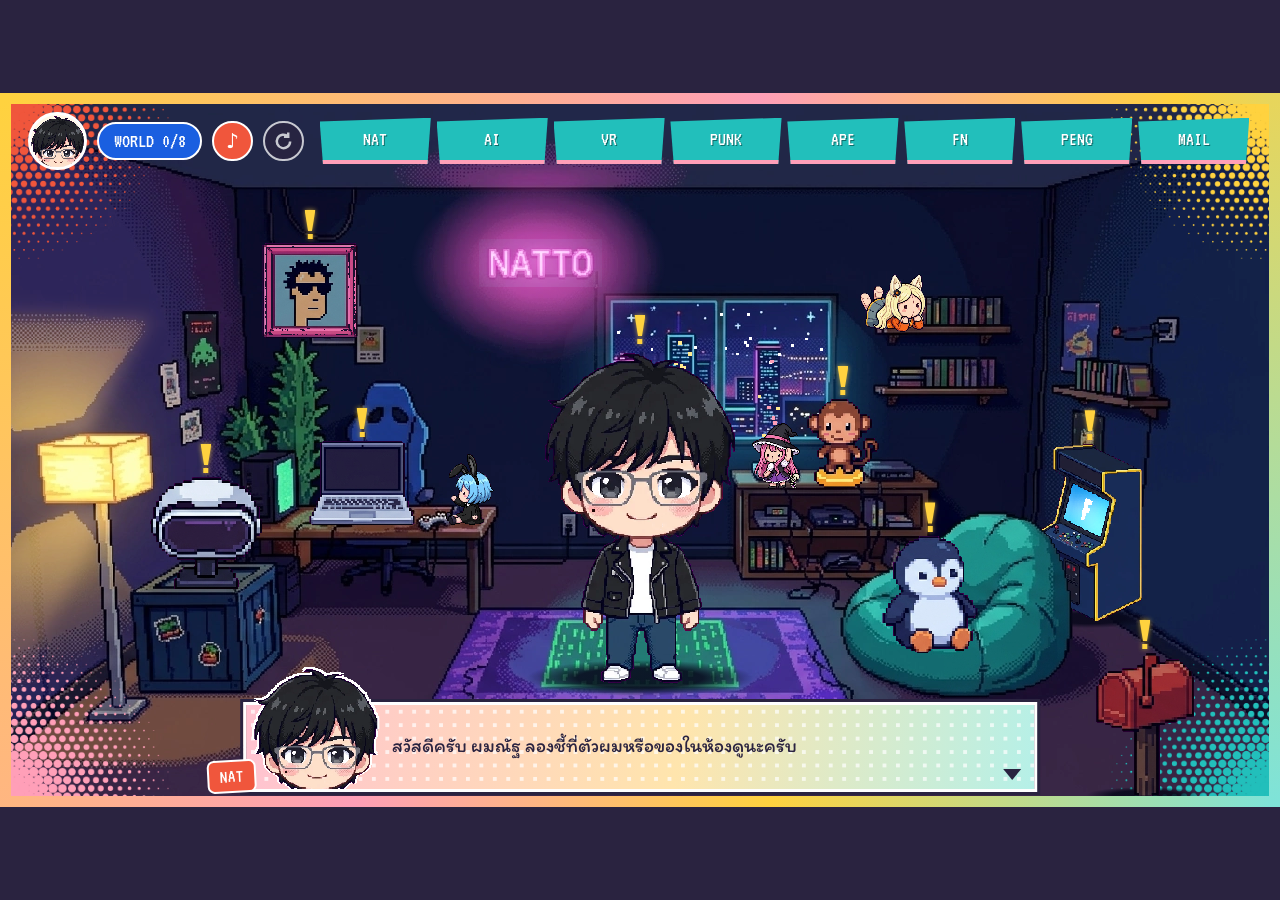
<file: index.html>
<!doctype html><html lang="th"><head><meta charset="utf-8"><meta name="description" content="Natto Worlds พอร์ตโฟลิโอของณัฐวุฒิ กวางขุนทศ 3D Artist และ AI Creative ในรูปแบบห้องพิกเซลอาร์ต"><meta property="og:title" content="Natto Worlds"><meta property="og:description" content="พอร์ตโฟลิโอของณัฐ 3D Artist และ AI Creative"><meta property="og:image" content="https://nattawoot-kw.github.io/assets/pixel/room.jpg"><meta property="og:url" content="https://nattawoot-kw.github.io/"><meta name=viewport content="width=device-width,initial-scale=1,viewport-fit=cover"><style>:root{color-scheme:light;box-sizing:border-box;padding-top:env(safe-area-inset-top,0px);padding-bottom:env(safe-area-inset-bottom,0px)}html{scroll-padding-top:env(safe-area-inset-top,0px)}body{margin:0;padding:0;font:14px -apple-system,BlinkMacSystemFont,sans-serif;background:#fff;color:#000}img{max-width:100%}[hidden]:not([hidden=until-found i]){display:none!important}</style>
<title>Natto Worlds</title>
<link rel="preconnect" href="https://fonts.googleapis.com"><link rel="preconnect" href="https://fonts.gstatic.com" crossorigin><link rel="preload" as="image" href="assets/pixel/room.webp" fetchpriority="high">
<link rel="stylesheet" href="https://fonts.googleapis.com/css2?family=Pixelify+Sans:wght@500;700&family=VT323&family=Itim&family=Kanit:wght@400&display=swap">
<style>
/* Layout: one pixel room that never scrolls, dressed like a pastel visual novel: halftone frame, sticker tags, grid-paper menus. */
:root{
  color-scheme:light;
  --ink:#2a2340; --cream:#fff8e6; --grid:#ffe98f; --pink:#ff9fb8; --mint:#7fe3d8; --teal:#22bfbb; --sun:#ffd23f; --coral:#f0563c; --blue:#1a5fe0; --a:#22bfbb;
  --f-pixel:"Pixelify Sans","Itim",sans-serif; --f-tiny:"VT323","Itim",monospace; --f-ui:"Itim","Kanit",system-ui,sans-serif;
}
[data-world="about"]{--a:#1a5fe0}
[data-world="unity"]{--a:#17a58f}
[data-world="punk"]{--a:#e0348c}
[data-world="ape"]{--a:#d98a00}
[data-world="fn"]{--a:#1a5fe0}
[data-world="peng"]{--a:#17a58f}
[data-world="ai"]{--a:#f0563c}
[data-world="mail"]{--a:#e0348c}

*{box-sizing:border-box}
html,body{height:100%}
body{margin:0; background:var(--ink); color:var(--ink); font:400 15px/1.45 var(--f-ui); overflow:hidden; display:grid; place-items:center}
button{font:inherit; color:inherit; background:none; border:0; padding:0; cursor:pointer}
img,video{display:block; max-width:100%}
h1,h2,h3,p,ul,ol,figure{margin:0; padding:0}
ul,ol{list-style:none}
:focus-visible{outline:3px solid var(--blue); outline-offset:2px}
.sr{position:absolute; width:1px; height:1px; overflow:hidden; clip-path:inset(50%); white-space:nowrap}

/* ---------- room ---------- */
.screen{position:relative; width:min(100vw,calc(100dvh*1376/768)); aspect-ratio:1376/768; max-width:100%; container-type:inline-size}
.stage{position:absolute; inset:0; overflow:hidden; container-type:inline-size; background:var(--ink)}
.room{width:100%; height:100%; image-rendering:pixelated}
#things{position:absolute; inset:0; z-index:3; pointer-events:none}
#things .thing{pointer-events:auto}
.cam{position:absolute; inset:0; transform-origin:0 0; transition:transform .55s cubic-bezier(.3,.8,.3,1)}
.frame{position:absolute; inset:0; z-index:4; pointer-events:none; border:.9cqw solid; border-image:linear-gradient(120deg,var(--sun),var(--pink) 45%,var(--sun) 70%,var(--mint)) 1}
.dots{position:absolute; inset:0; pointer-events:none;
  background:var(--ht-tl) 0 0/15cqw 15cqw no-repeat,var(--ht-tr) 100% 0/15cqw 15cqw no-repeat,var(--ht-bl) 0 100%/15cqw 15cqw no-repeat,var(--ht-br) 100% 100%/15cqw 15cqw no-repeat}
.thing{position:absolute; left:calc(var(--x)/1280*100%); bottom:calc((1 - var(--y)/714.4)*100%); width:calc(var(--w)/1280*100%); transform:translateX(-50%); z-index:calc(var(--z,1))}
.thing:hover,.thing:focus-visible,.thing.on{z-index:6}
.thing .art{display:block; width:100%; height:auto; image-rendering:pixelated; transform-origin:50% 100%}
.thing:hover .body,.thing:focus-visible .body,.thing.on .body{animation:hop .42s steps(1) 1; filter:drop-shadow(2px 0 0 #fff) drop-shadow(-2px 0 0 #fff) drop-shadow(0 2px 0 #fff) drop-shadow(0 -2px 0 #fff)}
@keyframes hop{0%{transform:none}25%{transform:scale(1.08,.88)}55%{transform:scale(.95,1.1) translateY(-9%)}80%{transform:scale(1.03,.97)}100%{transform:none}}
.tag{position:absolute; left:50%; bottom:calc(100% + .6cqw); transform:translateX(-50%) rotate(-2deg); background:var(--coral); color:#fff; border:3px solid #fff; box-shadow:0 3px 0 var(--ink); border-radius:9px; font:400 max(16px,1.5cqw)/1.1 var(--f-tiny); padding:.3em .7em; white-space:nowrap; opacity:0; pointer-events:none}
.tag small{display:block; font:400 max(11px,.9cqw)/1.2 var(--f-ui)}
.thing:hover .tag,.thing:focus-visible .tag,.thing.on .tag{opacity:1}
.cam.zoom .thing.on .tag{opacity:0}
.thing.edge-r .tag{left:auto; right:0; transform:rotate(-2deg)}
.thing.edge-l .tag{left:0; transform:rotate(-2deg)}
.screen-ai{position:absolute; left:14%; right:14%; top:11%; height:53%; display:grid; place-items:center; font:700 max(14px,2.3cqw)/1 var(--f-pixel); color:var(--mint); opacity:0}
.thing:hover .screen-ai,.thing:focus-visible .screen-ai,.thing.on .screen-ai{opacity:1}
.hero{--z:3}
.thing[data-id="peng"]{--z:3}
.doll{position:absolute; left:calc(var(--x)/1280*100%); bottom:calc((1 - var(--y)/714.4)*100%); width:calc(var(--w)/1280*100%); height:auto; translate:-50% 0; z-index:2; pointer-events:none; image-rendering:pixelated}
.bag{position:absolute; left:73.765%; top:58.854%; width:9.884%; height:auto; z-index:2; pointer-events:none; image-rendering:pixelated}
/* seat objects in the room: floor shadows, room-matched light, mailbox mounted on the wall without its post */
.thing[data-id="fn"]::before,.thing[data-id="about"]::before,.thing[data-id="mail"]::before{content:""; position:absolute; left:-10%; right:-10%; bottom:-4%; height:11%; z-index:-1; pointer-events:none; background:radial-gradient(closest-side,#07071ad9 55%,#07071a00)}
.thing[data-id="mail"] .art{filter:brightness(.82) saturate(.9)}
.thing:focus{outline:none}
.body{position:relative; display:block; transform-origin:50% 100%}
.hero .frames{position:relative}
.lids{position:absolute; inset:0; pointer-events:none}
.hero .lids{animation:headbob 1.4s steps(1) infinite}
@keyframes headbob{0%{transform:none}25%{transform:translateY(.53%)}50%{transform:translateY(1.06%)}75%{transform:translateY(.53%)}}
.lid{position:absolute; left:var(--l); top:var(--t); width:var(--w); height:var(--h); background:var(--lid); border-bottom:max(1px,.17cqw) solid var(--ink); opacity:0; animation:wink var(--blink,3.7s) steps(1) infinite}
@keyframes wink{0%,90%,95%,100%{opacity:0}91%,94%{opacity:1}}
.thing[data-id="peng"]{--lid:#d7e8f8; --blink:3.3s; --fidget:waddle; --beat:1.2s}
.thing[data-id="ape"]{--lid:#eaa181; --blink:4.3s; --fidget:sway; --beat:1.4s}
.thing[data-id="about"]{--lid:#fbdcc8; --blink:3.9s; --fidget:bob; --beat:1.4s}
.thing[data-id="unity"]{--fidget:float; --beat:1.4s}
.thing[data-id="punk"]{--fidget:swing; --beat:1.4s}
.thing[data-id="punk"] .body{transform-origin:50% 0}
.thing[data-id="about"] .lid{border-radius:0 0 50% 50%/0 0 70% 70%}
.thing[data-id="fn"]{--fidget:rattle; --beat:.7s}
.thing[data-id="mail"]{--fidget:wobble; --beat:1.4s}
/* when the camera lands, each object fidgets in its own way */
.cam.zoom .thing.on .body{animation:hop .42s steps(1) 1,var(--fidget,bob) var(--beat,1.4s) steps(1) .42s infinite}
@keyframes bob{0%{transform:none}25%{transform:scale(1.015,.975)}50%{transform:scale(1.03,.95)}75%{transform:scale(1.015,.975)}}
@keyframes waddle{0%{transform:rotate(-5deg) scale(1.02,.97)}25%{transform:translateY(-4%)}50%{transform:rotate(5deg) scale(1.02,.97)}75%{transform:translateY(-4%)}}
@keyframes sway{0%{transform:rotate(-3deg) scale(1.02,.97)}25%{transform:none}50%{transform:rotate(3deg) scale(1.02,.97)}75%{transform:none}}
@keyframes float{0%{transform:none}25%{transform:translateY(-3%)}50%{transform:translateY(-6%)}75%{transform:translateY(-3%)}}
@keyframes swing{0%{transform:rotate(-2deg)}25%{transform:none}50%{transform:rotate(2deg)}75%{transform:none}}
@keyframes rattle{0%{transform:none}25%{transform:translateX(-.8%)}50%{transform:none}75%{transform:translateX(.8%)}}
@keyframes wobble{0%{transform:rotate(-3deg)}25%{transform:none}50%{transform:rotate(3deg)}75%{transform:none}}
.hero .frames{display:block; overflow:hidden}
.hero .frames img{width:400%; height:auto; max-width:none; image-rendering:pixelated; animation:idle 1.4s steps(4) infinite}
@keyframes idle{to{transform:translateX(-100%)}}

/* living room: neon breath, city lights, the lamp switch and the sign that must not be touched */
.fx{position:absolute; inset:0; z-index:2; pointer-events:none}
.crop{position:absolute; background-image:url(assets/pixel/room.webp); background-repeat:no-repeat; image-rendering:pixelated}
.neon{mix-blend-mode:screen; animation:neon 5s ease-in-out infinite}
.halo{position:absolute; left:32%; top:12%; width:20%; height:24%; background:radial-gradient(closest-side,#ff5fd0a6,#ff5fd000); mix-blend-mode:screen; animation:neon 5s ease-in-out infinite}
@keyframes neon{0%,100%{opacity:.25}45%{opacity:1}50%{opacity:.55}54%{opacity:1}}
.tw{position:absolute; animation:tw var(--d) steps(1) var(--o) infinite}
.star{width:.22%; height:.4%; background:#fff; animation-name:star; animation-timing-function:ease-in-out}
@keyframes tw{0%,100%{opacity:1}60%{opacity:.1}}
@keyframes star{0%,100%{opacity:.15}50%{opacity:1}}
/* the floor lamp's light on the wall: soft-edged and slowly swaying, it breathes in opacity to draw the eye to the switch */
.lampfx{position:absolute; inset:0; z-index:2; pointer-events:none; mix-blend-mode:screen; filter:blur(.7cqw); transform-origin:7.4% 52.5%; animation:lampsway 6s ease-in-out infinite}
.lampfx i{position:absolute; inset:0; clip-path:var(--c); background:radial-gradient(ellipse 24% 42% at 7.4% 52.5%,#ffc76ee0,#ff9d3c70 55%,#ff9d3c00); opacity:.45; animation:lampbreathe 4.4s ease-in-out infinite}
.l-up{--c:polygon(0 30.6%,12% 31.4%,6.8% 47.6%,0 48.2%)}
.l-dn{--c:polygon(5.2% 58.2%,8.6% 58.8%,1.6% 82%,0 84%,0 65%)}
@keyframes lampsway{0%,100%{transform:rotate(-1.6deg)}50%{transform:rotate(1.6deg) scale(1.02)}}
@keyframes lampbreathe{0%,100%{opacity:.25}50%{opacity:.65}}
.cam.off .lampfx{display:none}
.dark-room{position:absolute; inset:0; z-index:4; background:#02030f; opacity:0; pointer-events:none; --m:radial-gradient(ellipse 10% 11% at 42.2% 24%,#0000 62%,#000); -webkit-mask:var(--m); mask:var(--m)}
.cam.off .dark-room{opacity:.96}
/* in the dark the NATTO sign shorts out: the tube stutters, pixel bolts arc off it and sparks rain down */
.cam.off .neon,.cam.off .halo{animation:shortout 2.3s steps(1) infinite}
@keyframes shortout{0%,100%{opacity:1}6%{opacity:.25}8%{opacity:1}12%{opacity:.1}14%{opacity:.9}37%{opacity:1}39%{opacity:0}42%{opacity:1}44%{opacity:.15}46%{opacity:1}69%{opacity:.4}71%{opacity:1}86%{opacity:0}89%{opacity:.85}91%{opacity:.1}94%{opacity:1}}
.sparks{display:none; position:absolute; inset:0; z-index:5; pointer-events:none}
.cam.off .sparks{display:block}
.sparks i{position:absolute; width:max(3px,.5cqw); aspect-ratio:1; background:var(--c); opacity:0; animation:spark var(--d) steps(6) var(--o) infinite}
@keyframes spark{0%,42%{opacity:0; transform:none}44%{opacity:1; transform:none}100%{opacity:0; transform:translate(var(--dx),var(--dy))}}
.sparks b{position:absolute; left:var(--l); top:var(--t); width:var(--w); height:var(--h); background:#fff; rotate:var(--r); filter:drop-shadow(0 0 .25cqw #ff5fd0); opacity:0; clip-path:polygon(42% 0,70% 0,56% 34%,92% 34%,30% 100%,44% 54%,10% 54%); animation:arc 2.3s steps(1) var(--o) infinite}
@keyframes arc{0%,100%{opacity:0}12%,13%{opacity:1}14%{opacity:0}39%,41%{opacity:1}42%{opacity:0}86%,88%{opacity:1}89%{opacity:0}}
/* in the dark a note stays by the lamp until the visitor switches it back on */
.lamp-hint{display:none; position:absolute; z-index:5; left:1.8%; bottom:55%; max-width:27%; padding:.45em .75em; background:var(--sun); color:var(--ink); border:2px solid #fff; border-radius:8px; font:400 max(12px,1.35cqw)/1.25 var(--f-ui); pointer-events:none; animation:hintglow 2.4s ease-in-out infinite}
.lamp-hint::after{content:""; position:absolute; left:22%; top:100%; border-inline:7px solid #0000; border-top:9px solid var(--sun)}
.cam.off .lamp-hint{display:block}
@keyframes hintglow{0%,100%{opacity:1; box-shadow:0 0 0 0 #ffd23f00}50%{opacity:.82; box-shadow:0 0 1.6cqw .2cqw #ffd23f99}}
#lamp:focus-visible{outline:none}
.hot{position:absolute; z-index:6; padding:0; background:none; border:0; cursor:pointer}
.tears{display:none; position:absolute; inset:0; pointer-events:none}
.tears i{position:absolute; top:46%; width:5%; height:5%; background:#7fd4ff; box-shadow:0 0 0 1px #1a5fe0; animation:tear .9s steps(5) infinite}
.tears i:first-child{left:27%}
.tears i:last-child{left:68%; animation-delay:.35s}
@keyframes tear{from{transform:none; opacity:1}to{transform:translateY(320%); opacity:0}}
.hero.cry .tears{display:block}
/* moods: hand-drawn eyes and mouth over the sprite, which itself never changes */
.hero .lids::after,.vn-face::after,.hud .face::after{content:""; position:absolute; inset:0; image-rendering:pixelated; background:var(--mood,none) 0 0/100% 100% no-repeat; display:none}
:root[data-mood] .hero .lids::after,:root[data-mood] .vn-face::after,:root[data-mood] .hud .face::after{display:block}
:root[data-mood] .hero .lid{display:none}
:root[data-mood=joy]{--mood:url(assets/pixel/face-joy.png)}
:root[data-mood=cry]{--mood:url(assets/pixel/face-cry.png)}
:root[data-mood=shock]{--mood:url(assets/pixel/face-shock.png)}
:root[data-mood=scared]{--mood:url(assets/pixel/face-scared.png)}
:root[data-mood=scared] .hero .body{animation:rattle .24s steps(2) infinite}
/* eyes that watch the pointer, in layers: the sprite's eye with a clean white, then its iris sliding inside a mask of the eye opening, so it passes behind the lid */
.eyes{position:absolute; inset:0; pointer-events:none}
.vn-face .eyes{inset:auto; left:0; top:0; width:calc(178%*214/377); height:178%}
.eye{position:absolute; top:37.93%; height:7.16%; background:var(--w) 0 0/100% 100% no-repeat; image-rendering:pixelated}
.eye u{position:absolute; inset:0; -webkit-mask:var(--m) 0 0/100% 100% no-repeat; mask:var(--m) 0 0/100% 100% no-repeat}
.eye b{position:absolute; inset:0; background:var(--i) 0 0/100% 100% no-repeat; image-rendering:pixelated; transform:translate(calc(var(--ex,0)*var(--sx)),calc(var(--ey,0)*3.7%)); transition:transform .1s linear}
.eye.l{left:23.36%; width:19.63%; --sx:7.14%; --w:url(assets/pixel/eye-l.png); --i:url(assets/pixel/iris-l.png); --m:url(assets/pixel/mask-l.png)}
.eye.r{left:57.94%; width:20.56%; --sx:6.82%; --w:url(assets/pixel/eye-r.png); --i:url(assets/pixel/iris-r.png); --m:url(assets/pixel/mask-r.png)}
:root[data-mood] .eyes{display:none}
:root[data-mood=shock] .hero .body{animation:rattle .12s steps(2) infinite}
.snd.re{background:var(--ink); opacity:.75}
.snd.re svg{display:block; width:62%; height:62%; margin:auto}
#askRe{flex:none; width:34px; background:var(--ink); padding:0; display:grid; place-items:center; clip-path:none}
#askRe svg{width:18px; height:18px}
.vn-face::after{background-size:auto 178%}
.hud .face{position:relative}
.hud .face::after{background-size:auto 180%}
.hero.joy .body{animation:joy .5s steps(2) infinite}
@keyframes joy{50%{transform:translateY(-7%)}}
.ask{position:absolute; z-index:7; right:calc(50% + 8.5cqw); top:29%; width:min(44%,300px); display:grid; gap:8px; padding:10px 12px; background:#fff; color:var(--ink); border:3px solid var(--ink); box-shadow:0 4px 0 #2a234099; font-size:max(13px,1.25cqw); line-height:1.35}
.ask::after{content:""; position:absolute; left:100%; top:34%; border-block:7px solid #0000; border-left:11px solid var(--ink)}
.ask div{display:flex; gap:8px}
.ask button{flex:1; padding:5px 0 7px; color:#fff; font:400 max(15px,1.4cqw)/1 var(--f-tiny); clip-path:polygon(0 8%,100% 0,96% 100%,4% 100%)}
#askYes{background:var(--teal); box-shadow:inset 0 -3px 0 var(--sun)}
#askNo{background:var(--coral); box-shadow:inset 0 -3px 0 var(--ink)}
.boom{position:absolute; inset:0; z-index:9; display:grid; place-content:center; justify-items:center; gap:6px; overflow:hidden; background:#fff; animation:flash .5s steps(4) forwards; color:#fff; text-align:center}
@keyframes flash{to{background:#0a0614}}
.boom b{position:absolute; left:42.5%; top:24%; width:var(--s); height:var(--s); background:var(--c); animation:fly 1s cubic-bezier(.2,.7,.3,1) forwards}
@keyframes fly{to{transform:translate(var(--x),var(--y)) rotate(200deg); opacity:0}}
.boom h2{font:700 max(38px,7cqw)/1 var(--f-pixel); color:var(--coral); text-shadow:3px 3px 0 #fff; opacity:0; animation:over .3s .7s steps(3) forwards}
.boom p{font:400 max(16px,1.5cqw)/1 var(--f-tiny); opacity:0; animation:over .3s 2.9s steps(3) forwards}
.boom .tease{max-width:88%; font:400 max(15px,2cqw)/1.35 var(--f-ui); color:var(--sun); animation-delay:1.1s}
@keyframes over{to{opacity:1}}
.stage.shake{animation:shake .5s steps(8)}
@keyframes shake{20%{transform:translate(-1.2%,.8%)}40%{transform:translate(1.2%,-.9%)}60%{transform:translate(-.8%,-.6%)}80%{transform:translate(.8%,.6%)}}
/* ---------- HUD, menu, dialogue ---------- */
.topbar{position:absolute; z-index:6; left:2.2%; right:2.4%; top:2.6%; display:flex; align-items:center; gap:1.2cqw; transition:left .22s steps(6),right .22s steps(6)}
.hud{flex:none; display:flex; align-items:center; gap:.5em; font:400 max(17px,1.6cqw)/1 var(--f-tiny); color:#fff; pointer-events:none}
.hud .face{width:4.6cqw; height:4.6cqw; min-width:34px; min-height:34px; border-radius:50%; border:3px solid #fff; background:var(--cream) url(assets/pixel/hero.webp) 0 0/auto 180% no-repeat; image-rendering:pixelated; overflow:hidden}
.hud span{background:var(--blue); border:2px solid #fff; border-radius:99px; padding:.35em .7em}
.snd{pointer-events:auto; flex:none; width:3.2cqw; height:3.2cqw; min-width:30px; min-height:30px; padding:0; border-radius:50%; background:var(--coral); color:#fff; border:2px solid #fff; font:400 max(17px,1.6cqw)/1 var(--f-ui)}
.snd[aria-pressed="false"]{background:var(--ink); color:#fff; text-decoration:line-through}
.roster{flex:1; min-width:0; display:grid; grid-template-columns:repeat(8,minmax(0,1fr)); gap:.45cqw}
.roster button{position:relative; background:var(--teal); color:#fff; font:400 max(16px,1.55cqw)/1 var(--f-tiny); padding:.62em .1em .72em; white-space:nowrap; clip-path:polygon(0 8%,100% 0,97% 100%,3% 100%); box-shadow:inset 0 -4px 0 var(--pink); text-shadow:1px 1px 0 #0d6e6c}
.roster button:hover,.roster button.on{background:var(--blue); box-shadow:inset 0 -4px 0 var(--sun); text-shadow:none}
.say{position:absolute; z-index:4; left:50%; bottom:2.2%; transform:translateX(-50%); width:62%; min-height:7cqw; padding:.7cqw 3cqw .7cqw 11.4cqw; display:flex; align-items:center;
  border:3px solid #fff; box-shadow:0 0 0 3px var(--ink); font-size:max(14px,1.5cqw); line-height:1.4;
  background:radial-gradient(circle,#ffffffb0 22%,#0000 25%) 0 0/1.05cqw 1.05cqw,linear-gradient(100deg,#ffc2d1,#ffe5ad 55%,#b5f0e8); transition:left .22s steps(6)}
.vn-face{position:absolute; left:.6cqw; bottom:0; width:9.6cqw; height:9.6cqw; background:url(assets/pixel/hero.webp) 0 0/auto 178% no-repeat; image-rendering:pixelated; animation:none; filter:drop-shadow(2px 0 0 #fff) drop-shadow(-2px 0 0 #fff) drop-shadow(0 -2px 0 #fff); pointer-events:none}
.vn-name{position:absolute; right:calc(100% - 10px); bottom:-4px; transform:rotate(-3deg); background:var(--coral); color:#fff; border:2px solid #fff; border-radius:7px; font:400 max(16px,1.5cqw)/1 var(--f-tiny); padding:.25em .55em}
.vn-next{position:absolute; right:1cqw; bottom:.7cqw; border-top:.9cqw solid var(--ink); border-inline:.75cqw solid #0000; animation:blink 1s steps(2) infinite}
@keyframes blink{50%{opacity:0}}
.screen[data-side] .hud{display:none}
.screen[data-side="left"] .say{left:auto; right:1.5%; transform:none; width:calc(100% - max(43.2%,412px) - 3%)}
.screen[data-side="left"] .topbar{left:max(45%,420px)}
.screen[data-side="right"] .say{left:max(3.5%,44px); transform:none; width:calc(100% - max(43.2%,412px) - max(5%,58px))}
.screen[data-side="right"] .topbar{left:2.4%; right:max(45%,420px)}

/* ---------- menus: grid paper ---------- */
.panel{position:absolute; z-index:7; top:2.6%; bottom:2.6%; width:max(42%,400px); max-width:100%; container-type:size; color:var(--ink); display:flex; isolation:isolate; background:var(--ink); clip-path:var(--shape); transition:transform .22s steps(6),visibility .22s}
.panel::before,.panel::after{content:""; position:absolute; z-index:-1; clip-path:var(--shape)}
.panel::before{inset:3px; background:#fff}
.panel::after{inset:7px; background:linear-gradient(var(--grid) 1px,#0000 1px) 0 0/16px 16px,linear-gradient(90deg,var(--grid) 1px,#0000 1px) 0 0/16px 16px,var(--cream)}
.sheet{flex:1; min-width:0; min-height:0; display:flex; flex-direction:column; gap:8px; overflow:hidden auto; scrollbar-width:thin; padding-block:clamp(14px,3.6cqh,26px) clamp(12px,3.2cqh,24px)}
.panel.left{--shape:polygon(0 0,100% 18px,calc(100% - 38px) 100%,0 calc(100% - 14px)); left:1.2%; transform:translateX(-112%)}
.panel.right{--shape:polygon(0 18px,100% 0,100% calc(100% - 14px),38px 100%); right:1.2%; transform:translateX(112%)}
.panel.left .sheet{padding-inline:16px 50px}
.panel.right .sheet{padding-inline:50px 16px}
.panel:not(.open){visibility:hidden}
.panel.open{transform:none}
.panel header{display:grid; grid-template-columns:1fr auto; gap:0 10px; align-items:start; flex:none}
.panel .eyebrow{font:400 .95rem/1.2 var(--f-ui); color:var(--a)}
.panel h2{font:700 clamp(1.7rem,8cqw,2.4rem)/1 var(--f-pixel); color:var(--a); text-shadow:2px 2px 0 #fff,3px 3px 0 var(--ink); text-wrap:balance}
.close{grid-row:1/3; grid-column:2; font:400 1.25rem/1 var(--f-tiny); width:34px; height:34px; background:var(--coral); color:#fff; border:2px solid #fff; box-shadow:0 0 0 2px var(--ink)}
.lede{font-size:.95rem; line-height:1.4; flex:none}
.grid{display:grid; grid-template-columns:1fr 1fr; grid-auto-rows:minmax(0,1fr); gap:8px; flex:1 1 0; min-height:0}
.work{position:relative; overflow:hidden; background:var(--ink); text-align:left; min-height:0; filter:drop-shadow(0 3px 0 #2a234066)}
/* pixel frame per world: nine-slice, so corners keep their art at any tile shape */
.work::after{content:""; position:absolute; inset:0; pointer-events:none; border:clamp(8px,2.6cqmin,12px) solid; border-image:var(--frame) var(--cut); image-rendering:pixelated}
[data-world="about"]{--frame:url(assets/frames/about.webp); --cut:68}
[data-world="ai"]{--frame:url(assets/frames/ai.webp); --cut:72}
[data-world="ape"]{--frame:url(assets/frames/ape.webp); --cut:78}
[data-world="fn"]{--frame:url(assets/frames/fn.webp); --cut:62}
[data-world="peng"]{--frame:url(assets/frames/peng.webp); --cut:50}
[data-world="punk"]{--frame:url(assets/frames/punk.webp); --cut:58}
[data-world="unity"]{--frame:url(assets/frames/unity.webp); --cut:56}
.work video{opacity:0}
.work video.on{opacity:1}
/* the picture fills the frame opening edge to edge */
.work img,.work video{position:absolute; inset:clamp(7px,2.5cqmin,11px); width:calc(100% - 2*clamp(7px,2.5cqmin,11px)); height:calc(100% - 2*clamp(7px,2.5cqmin,11px)); max-width:none; object-fit:cover}
.work span{position:absolute; z-index:1; left:50%; bottom:2px; translate:-50% 0; max-width:calc(100% - 28px); overflow:hidden; text-overflow:ellipsis; white-space:nowrap; color:#fff; font-size:.8rem; line-height:1.3; padding:1px 3px; text-shadow:-1.5px 0 0 #000,1.5px 0 0 #000,0 -1.5px 0 #000,0 1.5px 0 #000,-1.5px -1.5px 0 #000,1.5px -1.5px 0 #000,-1.5px 1.5px 0 #000,1.5px 1.5px 0 #000}
.grid .work:first-child:nth-last-child(odd){grid-column:1/-1}
.work:hover{transform:rotate(-1deg)}
.work i{position:absolute; z-index:1; right:16px; top:16px; font:400 1rem/1 var(--f-tiny); font-style:normal; background:var(--coral); color:#fff; padding:3px 6px}
.pager{display:flex; flex:none; justify-content:center; align-items:center; gap:14px; font:400 1.2rem/1 var(--f-tiny)}
.pager button,.copy{background:var(--teal); color:#fff; font:400 1.3rem/1 var(--f-tiny); clip-path:polygon(0 8%,100% 0,96% 100%,4% 100%); box-shadow:inset 0 -4px 0 var(--pink)}
.pager button{width:44px; height:34px}
.pager button:disabled{opacity:.35; cursor:default}
.chips{display:flex; flex:none; flex-wrap:wrap; gap:5px}
.chips li{background:#fff; border:2px solid var(--ink); border-radius:99px; padding:0 9px; font-size:.82rem}
.draft{font-size:.8rem; opacity:.75; flex:none}
.tabs{display:grid; grid-template-columns:repeat(5,minmax(0,1fr)); gap:3px; flex:none}
.tabs button{padding:6px 1px 8px; font-size:.84rem; white-space:nowrap; background:var(--teal); color:#fff; clip-path:polygon(0 8%,100% 0,97% 100%,3% 100%); box-shadow:inset 0 -4px 0 var(--pink)}
.tabs button[aria-selected="true"]{background:var(--blue); box-shadow:inset 0 -4px 0 var(--sun)}
.tab{display:flex; flex-direction:column; gap:8px; flex:1 1 0; min-height:0}
/* character map: a blueprint data sheet; three columns so labels can never collide, lines measured from the rendered layout */
.cmap{position:relative; flex:1 1 0; min-height:0; display:grid; grid-template-columns:minmax(0,1fr) minmax(0,28%) minmax(0,1fr); gap:5px; padding:7px 8px; container-type:inline-size; overflow:hidden; box-shadow:0 0 0 2px var(--ink); color:#fff; background:linear-gradient(#ffffff2e 1px,#0000 1px) 0 0/100% 25%,linear-gradient(90deg,#ffffff2e 1px,#0000 1px) 0 0/12.5% 100%,linear-gradient(#ffffff14 1px,#0000 1px) 0 0/100% 5%,linear-gradient(90deg,#ffffff14 1px,#0000 1px) 0 0/2.5% 100%,#2b50a8}
.cmap>svg{position:absolute; inset:0; width:100%; height:100%; pointer-events:none}
.cmap polyline{fill:none; stroke:#fff; stroke-width:1.5; vector-effect:non-scaling-stroke}
.cmap .pt{position:absolute; width:5px; height:5px; translate:-50% -50%; border-radius:50%; background:#fff}
.cmap .tag{position:absolute; left:9px; top:5px; font:400 .85rem/1 var(--f-tiny); letter-spacing:.06em}
.figbox{position:relative; min-width:0; min-height:0}
.fig{position:absolute; inset:0; width:100%; height:100%; max-width:none; object-fit:contain; filter:drop-shadow(2px 0 #fff) drop-shadow(-2px 0 #fff) drop-shadow(0 2px #fff) drop-shadow(0 -2px #fff)}
.tl{position:relative; display:flex; flex-direction:column; justify-content:space-around; gap:4px; min-width:0; padding-top:12px}
.st{display:grid; grid-template-columns:auto minmax(0,1fr); gap:1px 5px; align-items:center; padding-bottom:3px; border-bottom:1.5px solid #fff; font-size:clamp(.66rem,3.1cqw,.78rem); line-height:1.2}
.st b{font-weight:400; font-size:clamp(.74rem,3.6cqw,.92rem); line-height:1.1; white-space:nowrap}
.st p{grid-column:1/-1; opacity:.94; white-space:nowrap}
.st svg,.st img,.st .mono{display:block; width:20px; height:20px; filter:drop-shadow(1.5px 0 #fff) drop-shadow(-1.5px 0 #fff) drop-shadow(0 1.5px #fff) drop-shadow(0 -1.5px #fff)}
.st img{object-fit:contain}
.st .mono{display:grid; place-items:center; background:var(--ink); color:#fff; font:400 1rem/1 var(--f-tiny); font-style:normal}
/* profile tab: the head panel beside the stats */
.sheetrow{display:grid; grid-template-columns:minmax(0,40%) minmax(0,1fr); gap:10px; flex:none; align-items:start}
.sheetrow .stats{grid-template-columns:repeat(2,minmax(0,1fr)); min-width:0}
.sheetrow .stats div{padding:0 7px; min-width:0; font-size:.8rem}
.sheetrow .stats b{font-size:1.25rem; line-height:1.5}
.shot{aspect-ratio:596/768; background:url(assets/nat-sheet-mirrored.jpg) 0 0/230.87% auto no-repeat; box-shadow:0 0 0 2px var(--ink); rotate:-1.5deg}
.tools img{object-fit:contain}
.tools .mono{display:grid; place-items:center; background:var(--ink); color:#fff; font:400 1.1rem/1 var(--f-tiny); font-style:normal}
.stats{display:grid; grid-template-columns:repeat(3,1fr); gap:5px; flex:none}
.stats div{background:#fff; border:2px solid var(--ink); border-radius:8px; padding:0 8px; display:flex; justify-content:space-between; align-items:center; gap:6px; font-size:.84rem}
.stats b{font:400 1.4rem/1.25 var(--f-tiny); color:var(--blue); white-space:nowrap}
.stats small{font:400 .8rem/1 var(--f-ui); margin-left:3px}
.likes{display:grid; gap:3px; font-size:1.04rem; line-height:1.3}
.likes b{color:var(--coral); font-weight:400}
.radar{position:relative; background:#fff; border:3px solid var(--ink); padding:4px; flex:1 1 0; min-height:0; display:grid; place-items:center}
.radar{overflow:hidden}
.radar svg{position:absolute; inset:4px; display:block; width:calc(100% - 8px); height:calc(100% - 8px)}
.radar .ring{fill:none; stroke:var(--ink); stroke-opacity:.2}
.radar .area{fill:var(--pink); fill-opacity:.55; stroke:var(--coral); stroke-width:3; stroke-linejoin:round}
.radar .dot{fill:var(--coral); stroke:#fff; stroke-width:2; pointer-events:none}
.radar .hit{fill:transparent; cursor:pointer; outline:none}
.radar .hit:focus-visible{stroke:var(--blue); stroke-width:2}
.radar text{fill:var(--ink); font-family:var(--f-ui); font-size:16px}
.radar text.v{font-family:var(--f-tiny); font-weight:400; font-size:20px; fill:var(--blue)}
.radar .tip{position:absolute; z-index:2; left:0; top:0; max-width:190px; background:var(--ink); color:#fff; padding:5px 9px; font-size:.82rem; line-height:1.3; pointer-events:none}
.path{display:grid; grid-template-columns:1fr 1fr; gap:4px 10px; flex:none}
.path li{font-size:.92rem; line-height:1.25}
.path span,.quest span{display:block; font:400 .9rem/1.25 var(--f-ui); color:var(--a)}
.quest{background:#fff; border:2px solid var(--ink); padding:3px 9px; font-size:.84rem; line-height:1.22; flex:none}
.quest b{display:block; font-weight:400; font-size:.96rem}
/* contact: an airmail letter with the mailbox as its stamp */
.letter{position:relative; flex:1 0 auto; display:flex; flex-direction:column; gap:10px; background:#fff; padding:14px 16px; border:9px solid; border-image:repeating-linear-gradient(135deg,var(--coral) 0 14px,#fff 14px 24px,var(--blue) 24px 38px,#fff 38px 48px) 9}
.letter .lede{padding-right:92px; min-height:88px}
.stamp{position:absolute; right:12px; top:12px; width:78px; padding:6px 6px 3px; background:var(--cream); border:2px dashed var(--ink); transform:rotate(3deg); font:400 .92rem/1 var(--f-tiny); text-align:center; color:var(--a)}
.stamp img{width:100%; height:58px; object-fit:contain; image-rendering:pixelated}
.offers{display:grid; gap:6px; flex:1 0 auto; align-content:space-evenly}
.offers li{display:grid; gap:0; padding-bottom:6px; border-bottom:2px dotted #2a234055; font-size:.84rem; line-height:1.3}
.offers b{font:400 1.05rem/1.3 var(--f-ui); color:var(--a)}
.contacts{display:grid; grid-template-columns:repeat(2,minmax(0,1fr)); gap:4px 12px; font-size:.86rem; line-height:1.25}
.contacts li{display:flex; gap:7px; align-items:center; min-width:0}
.contacts svg{flex:none; width:22px; height:22px}
.contacts b{flex:none; font-weight:400; color:var(--a)}
.contacts a,.contacts span{min-width:0; overflow-wrap:anywhere; color:var(--ink); user-select:all}
.letter-to{display:flex; flex-wrap:wrap; align-items:center; gap:8px; margin-top:auto}
.mail-addr{font-size:1.2rem; user-select:all; background:var(--cream); border:2px solid var(--ink); padding:4px 10px; width:fit-content; max-width:100%; overflow-wrap:anywhere}
/* quest markers: a world keeps its marker until the visitor opens it */
.pin{position:absolute; left:50%; bottom:calc(100% + .3cqw); translate:-50% 0; width:max(8px,.85cqw); height:max(22px,2.3cqw); filter:drop-shadow(0 0 .2cqw #ffd23fb3); pointer-events:none; animation:pin 2.6s ease-in-out infinite}
.pin::before,.pin::after{content:""; position:absolute; left:50%; translate:-50% 0; background:var(--sun)}
.pin::before{top:0; width:100%; height:72%; clip-path:polygon(0 0,100% 0,68% 100%,32% 100%)}
.pin::after{bottom:0; width:42%; height:19%}
@keyframes pin{0%,100%{opacity:1}50%{opacity:.6}}
.thing:hover .pin,.thing:focus-visible .pin,.cam.zoom .pin,.thing.seen .pin{display:none}
.roster button.seen:not(.on):not(:hover){box-shadow:inset 0 -4px 0 var(--mint)}
.copy{align-self:start; padding:9px 16px 11px}

/* short screens: drop the eyebrow and tighten so menus still fit without a scrollbar */
@container (max-height:430px){
  .panel .chips{display:none}
}
@container (max-height:640px){
  .letter{gap:5px; padding:6px 10px}
  .letter .lede{min-height:0; padding-right:66px; font-size:.82rem}
  .stamp{width:56px; top:6px; right:6px; padding:3px 3px 1px; font-size:.72rem}
  .stamp img{height:30px}
  .offers{gap:2px}
  .offers li{padding-bottom:2px; font-size:.74rem}
  .offers b{font-size:.84rem; line-height:1.15}
  .mail-addr{font-size:1rem; padding:2px 8px}
  .copy{padding:5px 10px 7px}
  .contacts{font-size:.74rem; gap:1px 8px}
}
@container (max-height:540px){
  .panel .eyebrow{display:none}
  .stats b{font-size:1.4rem; line-height:1.15}
  .likes,.quest,.path li{font-size:.84rem}
  .quest{padding:1px 8px; font-size:.78rem}
  .quest b{font-size:.82rem}
  .tab .lede{font-size:.84rem; line-height:1.3}
}
/* ---------- viewer ---------- */
.view{position:absolute; inset:0; z-index:8; background:#2a2340e6; display:grid; grid-template-rows:1fr auto; gap:6px; padding:12px; place-items:center}
.view img,.view video{max-width:100%; max-height:100%; min-height:0; object-fit:contain}
.view .stagebox{min-height:0; height:100%; width:100%; display:grid; place-items:center}
.view .bar{display:flex; gap:10px; align-items:center; font-size:1rem; color:#fff}
.view .bar button,.view .bar a{background:var(--teal); text-decoration:none; color:#fff; padding:6px 12px 8px; font:400 1.2rem/1 var(--f-tiny); clip-path:polygon(0 8%,100% 0,96% 100%,4% 100%)}

/* ---------- phones in portrait: room on top, dialogue and menu below ---------- */
@media (max-aspect-ratio:1/1){
  body{display:flex; flex-direction:column; align-items:stretch; justify-content:flex-start; background:var(--cream)}
  .screen{width:100%; position:static; display:contents}
  .stage{position:relative; inset:auto; width:100%; aspect-ratio:1376/768; flex:none}
  .topbar{display:contents}
  .hud{position:absolute; z-index:5; left:10px; top:calc(10px + env(safe-area-inset-top,0px))}
  .say{order:2}
  .roster{order:3}
  .screen[data-side] .hud{display:flex}
  .screen[data-side] .say{left:auto; right:auto; width:auto}
  .lamp-hint{bottom:50%; max-width:48%; font-size:11px}
  .ask{top:26%; right:auto; left:6px; width:calc(50% - 42px); padding:6px 8px; gap:5px}
  .say{position:relative; left:auto; bottom:auto; transform:none; width:auto; min-height:110px; margin:14px max(16px,env(safe-area-inset-right,0px)) 44px; padding:10px 14px 10px 98px; font-size:1rem}
  .vn-face{left:4px; width:84px; height:84px}
  .vn-name{left:4px; right:auto; top:calc(100% - 10px); bottom:auto}
  .vn-next{right:10px; bottom:8px; border-top-width:9px; border-inline-width:7px}
  .roster{flex:none; grid-template-columns:repeat(4,1fr); gap:6px; margin:0 max(16px,env(safe-area-inset-right,0px))}
  .roster button{padding:.8em .2em .9em; font-size:1.2rem}
  .panel{position:fixed; inset:calc(55.8vw + env(safe-area-inset-top,0px)) 0 0 0; z-index:9; width:auto}
  .panel.left,.panel.right{--shape:polygon(0 16px,100% 0,100% 100%,0 100%)}
  .tab{flex:1 0 auto}
  .tab .radar{flex:1 0 320px}
  .tab .grid{flex:1 0 300px}
  .cmap{flex:1 0 420px}
  .panel.left .sheet,.panel.right .sheet{padding:28px max(16px,env(safe-area-inset-right,0px)) calc(14px + env(safe-area-inset-bottom,0px)) max(16px,env(safe-area-inset-left,0px))}
  .panel.left,.panel.right{left:0; right:0; transform:translateY(105%)}
  .panel.open{transform:none}
  .view{position:fixed; z-index:10}
}
@media (prefers-reduced-motion:reduce){
  .hero .frames img,.body,.lid,.lids,.vn-next,.pin,.neon,.halo,.tw,.stage.shake,.boom b,.lampfx,.lampfx i,.lamp-hint,.sparks i,.sparks b{animation:none!important}
  .sparks{display:none!important}
  .boom b{display:none}
  .panel,.say,.roster,.cam{transition:none}
}
</style>

</head><body>
<main class="screen">
  <div class="stage">
    <div class="cam" id="cam">
      <img class="room" src="assets/pixel/room.webp" width="1376" height="768" fetchpriority="high" alt="ห้องทำงานเกมเมอร์แบบพิกเซลอาร์ต มีป้ายไฟ NATTO และหน้าต่างเมืองกลางคืน">
      <div class="lampfx" aria-hidden="true"><i class="l-up"></i><i class="l-dn"></i></div>
      <div class="dots" aria-hidden="true"></div>
      <div class="dark-room" aria-hidden="true"></div>
      <div class="fx" id="fx" aria-hidden="true"></div>
      <div class="sparks" id="sparks" aria-hidden="true"></div>
      <p class="lamp-hint" aria-hidden="true">มืดจัง... กดโคมเปิดไฟให้หน่อยนะครับ</p>
      <button class="hot" id="lamp" style="left:2.6%;top:46.5%;width:9.6%;height:11.5%" aria-label="สวิตช์โคมไฟ"></button>
      <button class="hot" id="sign" style="left:37.4%;top:20%;width:9.6%;height:7.4%" aria-label="ป้ายไฟ NATTO"></button>
      <div id="things"></div>
    </div>
    <div class="frame" aria-hidden="true"></div>
  </div>
  <div class="say"><div class="vn-face" aria-hidden="true"></div><span class="vn-name">NAT</span><p id="say" aria-hidden="true"></p><i class="vn-next" aria-hidden="true"></i><p class="sr" id="sayLive" aria-live="polite"></p></div>
  <div class="topbar">
    <div class="hud"><div class="face" aria-hidden="true"></div><span id="world">WORLD 0/8</span><button class="snd" id="snd" aria-pressed="true" aria-label="เปิดหรือปิดเพลงและเสียง">&#9834;</button><button class="snd re" id="re" aria-label="เริ่มใหม่" title="เริ่มใหม่"><svg viewBox="0 0 24 24" aria-hidden="true"><path fill="none" stroke="currentColor" stroke-width="2.6" d="M19 12a7 7 0 1 1-2.1-5M17 2.5V7h-4.5"/></svg></button></div>
    <nav class="roster" id="roster" aria-label="เลือกผลงาน"></nav>
  </div>
  <section class="panel left" id="pHero" data-world="about" aria-label="ประวัติของณัฐ"><div class="sheet"></div></section>
  <section class="panel right" id="pWork" aria-label="ผลงาน"><div class="sheet"></div></section>
  <div class="view" id="view" hidden></div>
</main>

<script>
const IDLE="สวัสดีครับ ผมณัฐ ลองชี้ที่ตัวผมหรือของในห้องดูนะครับ";
const A=n=>`assets/${n}`;
const W=[
  {id:"about",nav:"NAT",x:640,y:590,w:190,hero:1,label:"NAT",sub:"3D Artist · Game Creator",line:"ตัวผมเอง กดที่ตัวผมเพื่ออ่านประวัติได้เลย"},
  {id:"ai",nav:"AI",art:"laptop",x:362,y:432,w:105,label:"AI STUDIO",sub:"หนังสั้นและคลิปโซเชียล",line:"ตอนนี้ผมกำกับหนังด้วย AI แต่ยังใช้สายตาแบบคนทำ 3D",
   tag:"World 06 · AI Film & Social · 2026",title:"Directed with AI",lede:"ใช้ประสบการณ์ด้านภาพและการกำกับจากงาน 3D มาทำซีรีส์ AI ของตัวเอง \"ท่านเทพโรตี\" (ไทย-อังกฤษ) วางกล้องด้วย previz ก่อนเจนทุกช็อต ล่าสุดเป็นภาคใหม่สไตล์ paper cut รวมถึงเว็บไซต์องค์กร โฆษณา และคลิปโซเชียล",
   chips:["Google Flow","Seedance (Higgsfield)","ElevenLabs","Blender previz","After Effects","Claude + MCP"],
   items:[["ท่านเทพโรตี EP2 · Paper Cut","ai-roti-paper.jpg","ai-roti-paper.mp4"],["ท่านเทพโรตี · AI Series","ai-roti-v.jpg","ai-roti.mp4"],["Brooker Group Website · Web","ai-brookerweb.jpg",null,"https://www.brookergroup.com/th"],["Clone Squad · Trendy","ai-clone.jpg","ai-clone.mp4"],["Brooker Kinetic · Brand","ai-kinetic.jpg"],["Brook UFO · Trendy","ai-ufo.jpg"],["Tech EP01 · Explainer","ai-tech.jpg"]]},
  {id:"unity",nav:"VR",art:"vr",x:206,y:496,w:112,cls:"edge-l",label:"UNITY + VRCHAT",sub:"เกม LAST CALL, Shader และ VRChat",line:"ตอนนี้ผมกำลังทำเกมของตัวเอง LAST CALL ด้วย Unity 6",
   tag:"World 01 · Game Engine",title:"Unity & VRChat",lede:"ล่าสุดกำลังทำเกม visual novel 2D ของตัวเอง \"LAST CALL\" ด้วย Unity 6 มีมินิเกม XO และเป่ายิ้งฉุบ ระบบเซฟและย้อนบท ภาพตัวละครจาก AI และเสียงพากย์ ElevenLabs ก่อนหน้านั้นทดลองทำ shader ทั้งโลก, particle ใบไม้ และ avatar กับฉากสำหรับ VRChat",
   chips:["Unity 6","Visual Novel","Minigames","Global Shader","VRChat"],
   items:[["LAST CALL · เกม Unity 6","unity-lastcall.jpg"],["มินิเกม XO · LAST CALL","unity-lastcall-xo.jpg"],["ตัวเลือกบทพูด · LAST CALL","unity-lastcall-bar.jpg"],["Avatar ใน VRChat","unity-vrchat.jpg"],["Global Shader","unity-globe.jpg"],["Particle ใบไม้","unity-forest.jpg"]]},
  {id:"punk",nav:"PUNK",art:"punk",x:310,y:245,w:95,label:"CRYPTOPUNK",sub:"Unreal Engine 5",line:"จากพิกเซล 24×24 สู่ตัวละคร 3D ใน Unreal Engine 5",
   tag:"World 02 · Unreal Engine 5",title:"CryptoPunk in UE5",lede:"พา CryptoPunk จากภาพพิกเซล 24×24 มาเป็นตัวละคร 3D ในโลก Unreal Engine 5 พร้อมงานป้ายบิลบอร์ด 3D",
   items:[["CryptoPunk Vdo","punk-desk.jpg"],["CryptoPunk","punk-city.jpg"],["BrookMan","punk-world.jpg"],["3D Billboard","billboard.jpg"]]},
  {id:"ape",nav:"APE",art:"ape",x:843,y:395,w:72,label:"APE #4998",sub:"AR ในโลกจริง",line:"Ape #4998 ออกไปเดินเล่นในโลกจริงด้วย AR",
   tag:"World 03 · AR in real life",title:"Ape #4998 goes outside",lede:"นำ Bored Ape #4998 ออกมาใช้ชีวิตในโลกจริง เดินเที่ยวงาน ApeFest อ่านหนังสือพิมพ์ และร่วมงานกับร้าน Açaí",
   chips:["3D Character","Camera Tracking","Brand Collab"],
   items:[["ApeFest","ape-point.jpg"],["Ape AR Vdo","ape-tram.jpg"],["Ape New Year","ape-paper.jpg"],["Ape × Açaí","ape-bag.jpg"]]},
  {id:"fn",nav:"FN",art:"arcade",x:1090,y:528,w:104,cls:"edge-r",label:"FORTNITE UEFN",sub:"เกาะและล็อบบี้",line:"สร้างเกาะใน Fortnite ด้วย UEFN ลองกด Play ในใจได้เลย",
   tag:"World 04 · UEFN",title:"Built in Fortnite",lede:"ออกแบบแมพและประสบการณ์ใน Fortnite ด้วย UEFN ตั้งแต่เกาะเกม ล็อบบี้ ไปจนถึงฉากที่มีตัวละครเต้นพร้อมกัน",
   items:[["Proxie · Cinematic","fn-proxie2.jpg"],["Bull and Bear · Island","fn-bullbear.jpg"],["Brook Lobby","fn-broom.jpg"]]},
  {id:"peng",nav:"PENG",art:"penguin",x:930,y:560,w:95,label:"PENGUIN CARBON",sub:"เรื่องราวและตัวละคร",line:"จักรวาลเพนกวินที่ช่วยกันลดคาร์บอน",
   tag:"World 05 · Story & characters",title:"The Penguin Carbon story",lede:"จักรวาลเพนกวินที่เล่าเรื่องการลดคาร์บอน มีทั้งหนังตัวอย่าง เรื่องราวแนวตั้งที่อธิบาย smart contract และตัวละครหลายบทบาท",
   chips:["Carbon Guardian","Forest Saver","Planet Protector","Seed Planter","Sprout Keeper","Tree Watcher"],
   items:[["Carbon Penguin · Logo","peng-logo.jpg"],["Vdo Trailers","peng-ski.jpg"],["Penguin Ranking","peng-crown.jpg"],["Penguin Story","peng-scroll.jpg"]]},
  {id:"mail",nav:"MAIL",art:"mailbox",x:1145,y:704,w:98,cls:"edge-r",label:"CONTACT",sub:"ติดต่อผม",line:"มีโลกใหม่อยากสร้างด้วยกันไหมครับ ส่งจดหมายมาได้เลย",
   tag:"Next world?",title:"Let's build one together."}
];
const byId=Object.fromEntries(W.map(w=>[w.id,w]));
/* tiles that play: each picture's short silent loop, with the longer clip behind the click */
const CLIP={'ai-kinetic.jpg':'ai-kinetic','ai-tech.jpg':'ai-tech','ai-driving.jpg':'ai-driving','unity-vrchat.jpg':'unity-vrchat','punk-desk.jpg':'punk-city','billboard.jpg':'punk-billboard','ape-tram.jpg':'ape-fest','ape-bag.jpg':'ape-acai','fn-proxie2.jpg':'fn-proxie','fn-bullbear.jpg':'fn-01','fn-broom.jpg':'fn-02','peng-ski.jpg':'peng-trailer','peng-scroll.jpg':'peng-story','peng-crown.jpg':'peng-planet'};
W.forEach(w=>(w.items||[]).forEach(it=>{ if(CLIP[it[1]]) it[2]=CLIP[it[1]]+'.mp4'; }));
/* eyelids as % of each sprite: left, top, width, height */
const EYES={peng:[[38,30.5,11,8.5],[69.5,27.5,12,8.5]],ape:[[27,26.5,11,9.5],[53,26.5,11,9.5]],about:[[20.5,37.5,18.5,7.5],[58,37.5,21.5,7.5]]};
const EYEBALLS='<span class="eyes"><i class="eye l"><u><b></b></u></i><i class="eye r"><u><b></b></u></i></span>';
const lids=id=>EYES[id]?`<span class="lids">${id==='about'?EYEBALLS:''}${EYES[id].map(e=>`<i class="lid" style="--l:${e[0]}%;--t:${e[1]}%;--w:${e[2]}%;--h:${e[3]}%"></i>`).join('')}</span>`:'';

/* ---------- room ---------- */
const things=document.getElementById('things'), roster=document.getElementById('roster');
const sayEl=document.getElementById('say'), sayLive=document.getElementById('sayLive'), calm=matchMedia('(prefers-reduced-motion:reduce)').matches;
let typing=0;
/* 8-bit text blips, generated live so the page loads no sound files */
let audio=null, muted=false;
const bgm=new Audio(A('bgm.mp3')); bgm.loop=true; bgm.volume=.1; bgm.preload='none';
try{ muted=localStorage.getItem('natto-mute')==='1'; }catch{}
const wakeAudio=()=>{ if(!audio){ const C=window.AudioContext||window.webkitAudioContext; if(C) audio=new C(); } if(audio&&audio.state==='suspended') audio.resume(); if(!muted&&bgm.paused&&!document.hidden) bgm.play().catch(()=>{}); };
['pointerdown','click','touchend','keydown'].forEach(n=>addEventListener(n,wakeAudio,true));
document.addEventListener('visibilitychange',()=>{ if(document.hidden) bgm.pause(); else if(!muted&&audio) bgm.play().catch(()=>{}); });
function blip(){
  if(muted||!audio||audio.state!=='running') return;
  const t=audio.currentTime, o=audio.createOscillator(), g=audio.createGain();
  o.type='triangle'; o.frequency.value=[523,587,659][Math.random()*3|0];
  g.gain.setValueAtTime(.0001,t); g.gain.linearRampToValueAtTime(.014,t+.006); g.gain.exponentialRampToValueAtTime(.0001,t+.05);
  o.connect(g).connect(audio.destination); o.start(t); o.stop(t+.055);
}
/* arcade UI sounds, also generated live: hover tick, tab tick, select chime, open fanfare, back */
const SFX={lamp:[[1900,.015],[700,.03]],hover:[[880,.025]],tab:[[740,.04],[988,.05]],select:[[660,.05],[990,.08]],open:[[523,.05],[659,.05],[784,.1]],back:[[659,.05],[440,.09]]};
function sfx(name){
  if(muted||!audio||audio.state==='closed') return;
  let t=audio.currentTime+.005;
  SFX[name].forEach(([f,d])=>{
    const o=audio.createOscillator(), g=audio.createGain();
    o.type='square'; o.frequency.value=f;
    g.gain.setValueAtTime(name==='hover'?.008:name==='lamp'?.07:.016,t); g.gain.exponentialRampToValueAtTime(.0001,t+d);
    o.connect(g).connect(audio.destination); o.start(t); o.stop(t+d+.01); t+=d*.8;
  });
}
let hovered=null;
document.addEventListener('pointerover',e=>{
  const b=e.pointerType==='mouse'&&e.target.closest('button,.hit');
  if(b&&b!==hovered) sfx('hover');
  hovered=b||null;
});
document.addEventListener('click',e=>{
  const b=e.target.closest('button'); if(!b||b.matches('.close,#vClose,.hot,.ask button')) return;
  sfx(b.dataset.id?'open':b.getAttribute('role')==='tab'?'tab':'select');
});
const snd=document.getElementById('snd');
snd.setAttribute('aria-pressed',!muted);
snd.addEventListener('click',e=>{
  e.stopPropagation(); muted=!muted; snd.setAttribute('aria-pressed',!muted); if(muted) bgm.pause(); else bgm.play().catch(()=>{});
  try{ localStorage.setItem('natto-mute',muted?'1':'0'); }catch{}
  blip();
});
const say={set textContent(v){
  clearInterval(typing); sayLive.textContent=v;
  if(calm){ sayEl.textContent=v; return; }
  const c=[...v]; let i=0, tick=0; sayEl.textContent='';
  typing=setInterval(()=>{ i+=2; sayEl.textContent=c.slice(0,i).join(''); if(tick++%4===0) blip(); if(i>=c.length) clearInterval(typing); },24);
}};
/* halftone corners: real dots that shrink away from the corner */
function dots(color,cx,cy){
  const n=240, s=12, k=document.createElement('canvas'), g=k.getContext('2d'); k.width=k.height=n; g.fillStyle=color;
  for(let y=0,row=0;y<=n;y+=s*.86,row++) for(let x=row%2?s/2:0;x<=n;x+=s){
    const r=8.5*(1-Math.hypot(x-cx*n,y-cy*n)/(n*.95));
    if(r>.5){ g.beginPath(); g.arc(x,y,r,0,7); g.fill(); }
  }
  return `url(${k.toDataURL()})`;
}
const css=document.documentElement.style;
css.setProperty('--ht-tl',dots('#f0563c',0,0)); css.setProperty('--ht-tr',dots('#ffd23f',1,0));
css.setProperty('--ht-bl',dots('#ff9fb8',0,1)); css.setProperty('--ht-br',dots('#22bfbb',1,1));
const seen=new Set();
const DARK='มืดจังเลยครับ กดที่โคมไฟเพื่อเปิดไฟให้ผมหน่อยนะ';
const ASK='ถ้ายังไงลองพิจารณาใหม่อีกครั้งนะครับ';
const rest=()=>askBox&&quest<2?ASK:document.getElementById('cam').classList.contains('off')?DARK:IDLE;
say.textContent=IDLE;
W.forEach(w=>{
  const b=document.createElement('button');
  b.className=`thing ${w.hero?'hero':''} ${w.cls||''}`; b.dataset.id=w.id;
  b.style.cssText=`--x:${w.x};--y:${w.y};--w:${w.w}`;
  b.setAttribute('aria-label',`${w.label} ${w.sub}`);
  b.innerHTML=`<span class="body">`+(w.hero?`<span class="art frames"><img src="${A('pixel/hero.webp')}" width="856" height="377" alt="">${lids(w.id)}</span>`
    :`<img class="art" src="${A(`pixel/${w.art}.webp`)}" alt="">${lids(w.id)}`)
    +(w.id==='ai'?'<span class="screen-ai">AI</span>':'')+(w.hero?'<span class="tears"><i></i><i></i></span>':'')
    +`</span><i class="pin" aria-hidden="true"></i><span class="tag">${w.label}<small>${w.sub}</small></span>`;
  things.appendChild(b);
  const r=document.createElement('button');
  r.textContent=w.nav; r.dataset.id=w.id; r.setAttribute('aria-label',`เปิด ${w.label}`);
  roster.appendChild(r);
  [b,r].forEach(el=>{
    el.addEventListener('pointerenter',e=>{ if(e.pointerType==='mouse') hover(w.id); });
    el.addEventListener('pointerleave',e=>{ if(e.pointerType==='mouse') unhover(w.id); });
    el.addEventListener('focus',()=>{ if(el.matches(':focus-visible')) hover(w.id); });
    el.addEventListener('blur',()=>unhover(w.id));
    el.addEventListener('click',()=>open(w.id,true));
  });
});
things.insertAdjacentHTML('beforeend',`<img class="bag" src="${A('pixel/bag.webp')}" alt="">`);
things.insertAdjacentHTML('beforeend',[["witch",776,396,48],["fox",893,239,66],["bunny",470,432,48]].map(d=>`<img class="doll" src="${A(`pixel/doll-${d[0]}.webp`)}" style="--x:${d[1]};--y:${d[2]};--w:${d[3]}" alt="">`).join(''));
const mark=(id,on)=>document.querySelectorAll(`[data-id="${id}"]`).forEach(e=>e.classList.toggle('on',on));
document.addEventListener('playing',e=>e.target.classList&&e.target.classList.contains('lp')&&e.target.classList.add('on'),true);
const loops=on=>document.querySelectorAll('.lp').forEach(v=>on&&v.closest('.open')?v.play().catch(()=>{}):v.pause());
const pHero=document.getElementById('pHero'), pWork=document.getElementById('pWork'), view=document.getElementById('view');
let current=null;

/* load ahead: frames right after the room, and a world's first images as soon as it is pointed at */
const warm=new Set(), pre=n=>{ if(!warm.has(n)){ warm.add(n); new Image().src=A(n); } };
const idle=window.requestIdleCallback||(f=>setTimeout(f,300));
addEventListener('load',()=>idle(()=>['about','ai','ape','fn','peng','punk','unity'].forEach(n=>pre('frames/'+n+'.webp'))));
function hover(id){
  (byId[id].items||[]).slice(0,4).forEach(it=>pre(it[1]));
  mark(id,true); say.textContent=byId[id].line;
}
function unhover(id){
  mark(id,current===id);
  const next=current?byId[current].line:rest();
  if(sayLive.textContent!==next) say.textContent=next;
}
/* camera: frame the chosen object in the part of the room the panel leaves open */
const cam=document.getElementById('cam');
function aim(id){
  const w=byId[id], b=things.querySelector(`[data-id="${id}"]`), wide=!matchMedia('(max-aspect-ratio:1/1)').matches;
  const s=w.hero?1.5:Math.min(2.4,Math.max(1.6,.26/(w.w/1280)));
  const px=w.x/1280, py=(b.offsetTop+b.offsetHeight/2)/cam.offsetHeight;
  const gx=wide?(w.x>=640?.7:.3):.5, gy=wide?.42:.5;
  const fit=(goal,p)=>Math.min(0,Math.max(1-s,goal-s*p))*100;
  cam.style.transform=`translate(${fit(gx,px)}%,${fit(gy,py)}%) scale(${s})`;
  cam.classList.add('zoom');
}

function open(id,pin){
  askBox&&askBox.remove(); askBox=null; setMood();
  current&&current!==id&&mark(current,false);
  document.querySelectorAll('.on').forEach(e=>{ if(e.dataset.id!==id) e.classList.remove('on'); });
  current=id; mark(id,true); aim(id); say.textContent=byId[id].line;
  const side=byId[id].x>=640?'left':'right';
  document.querySelector('.screen').dataset.side=side;
  pWork.classList.toggle('left',side==='left'); pWork.classList.toggle('right',side==='right');
  seen.add(id); document.querySelectorAll(`[data-id="${id}"]`).forEach(e=>e.classList.add('seen')); document.getElementById('world').textContent=`WORLD ${seen.size}/${W.length}`;
  if(id==='about'){ pWork.classList.remove('open'); pHero.classList.add('open'); if(!pHero.dataset.ready) renderHero(); }
  else{ pHero.classList.remove('open'); renderWork(byId[id]); pWork.classList.add('open'); }
  loops(true);
  if(pin&&matchMedia('(max-aspect-ratio:1/1)').matches) (id==='about'?pHero:pWork).querySelector('.close').focus();
}
function close(){
  if(current){ sfx('back'); mark(current,false); const b=things.querySelector(`[data-id="${current}"]`); current=null; cam.style.transform=''; cam.classList.remove('zoom');
    pHero.classList.remove('open'); pWork.classList.remove('open'); loops(false); say.textContent=rest(); if(seen.size===W.length&&quest<2) askJob(); delete document.querySelector('.screen').dataset.side; if(b&&document.activeElement&&document.activeElement.closest('.panel')) b.focus(); }
}
addEventListener('keydown',e=>{ if(e.key==='Escape'){ view.hidden?close():closeView(); } });
document.querySelector('.stage').addEventListener('click',e=>{ if(!e.target.closest('.thing,.hot,.ask')) close(); });

/* every picture fills its frame; SPOT keeps the subject in view */
const SPOT={'punk-city.jpg':'50% 45%','about-outfit.jpg':'50% 28%','about-body.jpg':'50% 28%','about-id.jpg':'50% 30%','about-face.jpg':'50% 32%','about-wire.jpg':'50% 35%','unity-globe.jpg':'50% 45%','unity-forest.jpg':'50% 50%','ai-tech.jpg':'50% 40%','peng-logo.jpg':'50% 50%','peng-ski.jpg':'50% 35%','peng-crown.jpg':'50% 38%','peng-scroll.jpg':'50% 24%','natto-anime.webp':'50% 42%','natto-3d.webp':'50% 46%','peng-crew.jpg':'50% 10%','peng-contract.jpg':'50% 52%','peng-guardian.jpg':'50% 33%','fn-proxie2.jpg':'50% 22%','fn-bullbear.jpg':'72% 50%','fn-broom.jpg':'72% 50%','unity-vrchat.jpg':'50% 18%','unity-leaves.jpg':'42% 45%','unity-shader.jpg':'52% 45%','punk-world.jpg':'38% 50%','punk-desk.jpg':'25% 40%','ai-clone.jpg':'50% 34%','ai-driving.jpg':'50% 72%','ai-ep01.jpg':'50% 30%','ai-roti-v.jpg':'50% 45%','ai-roti-paper.jpg':'50% 52%','unity-lastcall.jpg':'78% 30%','unity-lastcall-xo.jpg':'50% 35%','unity-lastcall-bar.jpg':'62% 40%','ai-kinetic.jpg':'50% 32%','ai-ufo.jpg':'50% 22%','about-sculpt.jpg':'40% 50%','ape-point.jpg':'50% 30%','ape-tram.jpg':'70% 45%','ape-paper.jpg':'60% 20%','ape-bag.jpg':'50% 40%'};
const tile=(it,i)=>`<button class="work" data-i="${i}" aria-label="ดู ${it[0]}"><img src="${A(it[1])}" alt="" style="object-position:${SPOT[it[1]]||'50% 50%'}">${it[2]&&!calm?`<video class="lp" src="${A('v/t-'+it[2])}" muted loop playsinline autoplay preload="metadata" style="object-position:${SPOT[it[1]]||'50% 50%'}"></video>`:''}${it[3]?'<i>WEB</i>':it[2]?'<i>PLAY</i>':''}<span>${it[0].split(' · ')[0]}</span></button>`;

/* ---------- work panels: paged, nothing scrolls ---------- */
const perPage=()=>pWork.clientHeight<520?4:6;
function head(w){ return `<header><p class="eyebrow">${w.tag}</p><button class="close" aria-label="ปิด">X</button><h2>${w.title}</h2></header>`; }
function renderWork(w,page=0){
  pWork.dataset.world=w.id; pWork.setAttribute('aria-label',w.title);
  if(w.id==='mail'){
    pWork.firstElementChild.innerHTML=head(w)+`<div class="letter">
        <div class="stamp" aria-hidden="true"><img src="${A('pixel/mailbox.webp')}" alt=""><span>WORLD 08</span></div>
        <p class="lede">สนใจงาน 3D ตัวละคร โลกในเกม หรือวิดีโอ AI ส่งอีเมลมาคุยกันได้เลยครับ</p>
        <ul class="offers">
          <li><b>ตัวละคร 3D</b>ปั้นและทำโทโพโลยีใน Blender พาเข้า Unreal Engine 5</li>
          <li><b>โลกในเกม</b>เกาะและล็อบบี้ใน UEFN งาน Unity และ VRChat</li>
          <li><b>วิดีโอ AI</b>หนังสั้น โฆษณา และคลิปโซเชียล</li>
        </ul>
        <div class="letter-to"><p class="mail-addr" id="addr">ntwkkht@gmail.com</p><button class="copy" id="copy">Copy email</button></div>
        <ul class="contacts"><li><svg viewBox="0 0 24 24" aria-hidden="true"><path fill="#1877f2" d="M9.101 23.691v-7.98H6.627v-3.667h2.474v-1.58c0-4.085 1.848-5.978 5.858-5.978.401 0 .955.042 1.468.103a8.68 8.68 0 0 1 1.141.195v3.325a8.623 8.623 0 0 0-.653-.036 26.805 26.805 0 0 0-.733-.009c-.707 0-1.259.096-1.675.309a1.686 1.686 0 0 0-.679.622c-.258.42-.374.995-.374 1.752v1.297h3.919l-.386 2.103-.287 1.564h-3.246v8.245C19.396 23.238 24 18.179 24 12.044c0-6.627-5.373-12-12-12s-12 5.373-12 12c0 5.628 3.874 10.35 9.101 11.647Z"/></svg><b class="sr">Facebook</b><a href="https://www.facebook.com/NTW.KKhT" target="_blank" rel="noopener">NTW.KKhT</a></li><li><svg viewBox="0 0 24 24" aria-hidden="true"><path fill="#e0348c" d="M7.0301.084c-1.2768.0602-2.1487.264-2.911.5634-.7888.3075-1.4575.72-2.1228 1.3877-.6652.6677-1.075 1.3368-1.3802 2.127-.2954.7638-.4956 1.6365-.552 2.914-.0564 1.2775-.0689 1.6882-.0626 4.947.0062 3.2586.0206 3.6671.0825 4.9473.061 1.2765.264 2.1482.5635 2.9107.308.7889.72 1.4573 1.388 2.1228.6679.6655 1.3365 1.0743 2.1285 1.38.7632.295 1.6361.4961 2.9134.552 1.2773.056 1.6884.069 4.9462.0627 3.2578-.0062 3.668-.0207 4.9478-.0814 1.28-.0607 2.147-.2652 2.9098-.5633.7889-.3086 1.4578-.72 2.1228-1.3881.665-.6682 1.0745-1.3378 1.3795-2.1284.2957-.7632.4966-1.636.552-2.9124.056-1.2809.0692-1.6898.063-4.948-.0063-3.2583-.021-3.6668-.0817-4.9465-.0607-1.2797-.264-2.1487-.5633-2.9117-.3084-.7889-.72-1.4568-1.3876-2.1228C21.2982 1.33 20.628.9208 19.8378.6165 19.074.321 18.2017.1197 16.9244.0645 15.6471.0093 15.236-.005 11.977.0014 8.718.0076 8.31.0215 7.0301.0839m.1402 21.6932c-1.17-.0509-1.8053-.2453-2.2287-.408-.5606-.216-.96-.4771-1.3819-.895-.422-.4178-.6811-.8186-.9-1.378-.1644-.4234-.3624-1.058-.4171-2.228-.0595-1.2645-.072-1.6442-.079-4.848-.007-3.2037.0053-3.583.0607-4.848.05-1.169.2456-1.805.408-2.2282.216-.5613.4762-.96.895-1.3816.4188-.4217.8184-.6814 1.3783-.9003.423-.1651 1.0575-.3614 2.227-.4171 1.2655-.06 1.6447-.072 4.848-.079 3.2033-.007 3.5835.005 4.8495.0608 1.169.0508 1.8053.2445 2.228.408.5608.216.96.4754 1.3816.895.4217.4194.6816.8176.9005 1.3787.1653.4217.3617 1.056.4169 2.2263.0602 1.2655.0739 1.645.0796 4.848.0058 3.203-.0055 3.5834-.061 4.848-.051 1.17-.245 1.8055-.408 2.2294-.216.5604-.4763.96-.8954 1.3814-.419.4215-.8181.6811-1.3783.9-.4224.1649-1.0577.3617-2.2262.4174-1.2656.0595-1.6448.072-4.8493.079-3.2045.007-3.5825-.006-4.848-.0608M16.953 5.5864A1.44 1.44 0 1 0 18.39 4.144a1.44 1.44 0 0 0-1.437 1.4424M5.8385 12.012c.0067 3.4032 2.7706 6.1557 6.173 6.1493 3.4026-.0065 6.157-2.7701 6.1506-6.1733-.0065-3.4032-2.771-6.1565-6.174-6.1498-3.403.0067-6.156 2.771-6.1496 6.1738M8 12.0077a4 4 0 1 1 4.008 3.9921A3.9996 3.9996 0 0 1 8 12.0077"/></svg><b class="sr">Instagram</b><a href="https://www.instagram.com/ntwkkht/" target="_blank" rel="noopener">@ntwkkht</a></li><li><svg viewBox="0 0 24 24" aria-hidden="true"><path fill="#06c755" d="M19.365 9.863c.349 0 .63.285.63.631 0 .345-.281.63-.63.63H17.61v1.125h1.755c.349 0 .63.283.63.63 0 .344-.281.629-.63.629h-2.386c-.345 0-.627-.285-.627-.629V8.108c0-.345.282-.63.63-.63h2.386c.346 0 .627.285.627.63 0 .349-.281.63-.63.63H17.61v1.125h1.755zm-3.855 3.016c0 .27-.174.51-.432.596-.064.021-.133.031-.199.031-.211 0-.391-.09-.51-.25l-2.443-3.317v2.94c0 .344-.279.629-.631.629-.346 0-.626-.285-.626-.629V8.108c0-.27.173-.51.43-.595.06-.023.136-.033.194-.033.195 0 .375.104.495.254l2.462 3.33V8.108c0-.345.282-.63.63-.63.345 0 .63.285.63.63v4.771zm-5.741 0c0 .344-.282.629-.631.629-.345 0-.627-.285-.627-.629V8.108c0-.345.282-.63.63-.63.346 0 .628.285.628.63v4.771zm-2.466.629H4.917c-.345 0-.63-.285-.63-.629V8.108c0-.345.285-.63.63-.63.348 0 .63.285.63.63v4.141h1.756c.348 0 .629.283.629.63 0 .344-.282.629-.629.629M24 10.314C24 4.943 18.615.572 12 .572S0 4.943 0 10.314c0 4.811 4.27 8.842 10.035 9.608.391.082.923.258 1.058.59.12.301.079.766.038 1.08l-.164 1.02c-.045.301-.24 1.186 1.049.645 1.291-.539 6.916-4.078 9.436-6.975C23.176 14.393 24 12.458 24 10.314"/></svg><b class="sr">LINE ID</b><span>5340350254</span></li><li><svg viewBox="0 0 24 24" aria-hidden="true"><path fill="#2a2340" d="M6.6 10.8a15 15 0 0 0 6.6 6.6l2.2-2.2a1 1 0 0 1 1-.25 11.4 11.4 0 0 0 3.6.57 1 1 0 0 1 1 1V20a1 1 0 0 1-1 1A17 17 0 0 1 3 4a1 1 0 0 1 1-1h3.5a1 1 0 0 1 1 1c0 1.25.2 2.45.57 3.57a1 1 0 0 1-.25 1z"/></svg><b class="sr">Tel</b><span>093 575 4080</span></li></ul>
      </div>`;
    pWork.querySelector('#copy').onclick=async e=>{ const b=e.currentTarget;
      try{ await navigator.clipboard.writeText('ntwkkht@gmail.com'); b.textContent='Copied'; }
      catch{ getSelection().selectAllChildren(pWork.querySelector('#addr')); b.textContent='Press Ctrl+C'; } };
  }else{
    const PER=perPage(), pages=Math.ceil(w.items.length/PER), list=w.items.slice(page*PER,(page+1)*PER);
    pWork.firstElementChild.innerHTML=head(w)+`<p class="lede">${w.lede}</p>`
      +(w.chips?`<ul class="chips">${w.chips.map(c=>`<li>${c}</li>`).join('')}</ul>`:'')
      +`<div class="grid">${list.map((it,i)=>tile(it,page*PER+i)).join('')}</div>`
      +(pages>1?`<div class="pager"><button id="prev" aria-label="หน้าก่อน" ${page?'':'disabled'}>&lt;</button><span>PAGE ${page+1} / ${pages}</span><button id="next" aria-label="หน้าถัดไป" ${page<pages-1?'':'disabled'}>&gt;</button></div>`:'');
    pWork.querySelectorAll('.work').forEach(b=>b.onclick=()=>show(w.items,+b.dataset.i));
    const go=d=>{ renderWork(w,page+d); };
    if(pages>1){ pWork.querySelector('#prev').onclick=()=>go(-1); pWork.querySelector('#next').onclick=()=>go(1); }
  }
  pWork.querySelector('.close').onclick=close;
}

/* ---------- viewer ---------- */
let vList=[], vI=0, vBack=null;
function show(list,i){
  if(view.hidden) vBack=document.activeElement;
  vList=list; vI=i; const it=list[i];
  view.innerHTML=`<div class="stagebox">${it[2]?`<video src="${A(it[2])}" poster="${A(it[1])}" controls autoplay muted loop playsinline preload="metadata"></video>`:`<img src="${A(it[1])}" alt="${it[0]}">`}</div>
    <div class="bar"><button id="vPrev" aria-label="ก่อนหน้า">&lt;</button><span>${it[0]}</span>${it[3]?`<a href="${it[3]}" target="_blank" rel="noopener">เปิดเว็บ</a>`:''}<button id="vNext" aria-label="ถัดไป">&gt;</button><button id="vClose">Close</button></div>`;
  view.hidden=false;
  view.querySelector('#vPrev').onclick=()=>show(vList,(vI-1+vList.length)%vList.length);
  view.querySelector('#vNext').onclick=()=>show(vList,(vI+1)%vList.length);
  view.querySelector('#vClose').onclick=closeView;
  const vid=view.querySelector('video'); loops(false); if(vid) vid.onvolumechange=()=>{ if(vid.muted){ if(!muted&&audio) bgm.play().catch(()=>{}); } else bgm.pause(); };
  view.querySelector('#vClose').focus();
}
function closeView(){ sfx('back'); view.hidden=true; view.innerHTML=''; loops(true); if(!muted&&audio) bgm.play().catch(()=>{}); if(vBack&&vBack.isConnected) vBack.focus(); }
view.addEventListener('click',e=>{ if(e.target===view||e.target.classList.contains('stagebox')) closeView(); });

/* ---------- character panel ---------- */
const LEVEL={Intermediate:50,Advanced:75,Expert:100};
const SKILLS=[
  {name:"3D Modeling",level:"Expert",note:"ปั้นและทำโทโพโลยีตัวละครใน Blender"},
  {name:"Game World",level:"Advanced",note:"สร้างโลกด้วย Unreal Engine 5 และ UEFN"},
  {name:"Game Engine",level:"Advanced",note:"Shader, particle และ VRChat ใน Unity"},
  {name:"AI Video",level:"Expert",note:"กำกับหนังสั้นและคลิปด้วย AI"},
  {name:"AI Workflow",level:"Expert",note:"วางบรีฟและสั่งงานอัตโนมัติด้วย Claude + MCP"},
  {name:"Electronics",level:"Intermediate",note:"พื้นฐานสายช่างอิเล็กทรอนิกส์และอุปกรณ์การแพทย์"}
];
const BEHIND=[["ช่อง AiKun Daisuki","natto-anime.webp"],["Natto ตัวที่เต้นได้","natto-3d.webp","natto-dance.mp4"],["ใส่ชุดและกระเป๋า","about-outfit.jpg"],["ปั้นโมเดลใน Blender","about-sculpt.jpg"],["โมเดลร่างกาย","about-body.jpg"],["แยกชิ้นส่วน","about-id.jpg"],["หน้าและทรงผม","about-face.jpg"],["โทโพโลยีหน้า","about-wire.jpg"]];
const ICONS={blender:["#e87d0d","M12.51 13.214c.046-.8.438-1.506 1.03-2.006a3.424 3.424 0 0 1 2.212-.79c.85 0 1.631.3 2.211.79.592.5.983 1.206 1.028 2.005.045.823-.285 1.586-.865 2.153a3.389 3.389 0 0 1-2.374.938 3.393 3.393 0 0 1-2.376-.938c-.58-.567-.91-1.33-.865-2.152M7.35 14.831c.006.314.106.922.256 1.398a7.372 7.372 0 0 0 1.593 2.757 8.227 8.227 0 0 0 2.787 2.001 8.947 8.947 0 0 0 3.66.76 8.964 8.964 0 0 0 3.657-.772 8.285 8.285 0 0 0 2.785-2.01 7.428 7.428 0 0 0 1.592-2.762 6.964 6.964 0 0 0 .25-3.074 7.123 7.123 0 0 0-1.016-2.779 7.764 7.764 0 0 0-1.852-2.043h.002L13.566 2.55l-.02-.015c-.492-.378-1.319-.376-1.86.002-.547.382-.609 1.015-.123 1.415l-.001.001 3.126 2.543-9.53.01h-.013c-.788.001-1.545.518-1.695 1.172-.154.665.38 1.217 1.2 1.22V8.9l4.83-.01-8.62 6.617-.034.025c-.813.622-1.075 1.658-.563 2.313.52.667 1.625.668 2.447.004L7.414 14s-.069.52-.063.831zm12.09 1.741c-.97.988-2.326 1.548-3.795 1.55-1.47.004-2.827-.552-3.797-1.538a4.51 4.51 0 0 1-1.036-1.622 4.282 4.282 0 0 1 .282-3.519 4.702 4.702 0 0 1 1.153-1.371c.942-.768 2.141-1.183 3.396-1.185 1.256-.002 2.455.41 3.398 1.175.48.391.87.854 1.152 1.367a4.28 4.28 0 0 1 .522 1.706 4.236 4.236 0 0 1-.239 1.811 4.54 4.54 0 0 1-1.035 1.626"],unity:["#2a2340","m12.9288 4.2939 3.7997 2.1929c.1366.077.1415.2905 0 .3675l-4.515 2.6076a.4192.4192 0 0 1-.4246 0L7.274 6.8543c-.139-.0745-.1415-.293 0-.3675l3.7972-2.193V0L1.3758 5.5977V16.793l3.7177-2.1456v-4.3858c-.0025-.1565.1813-.2682.318-.1838l4.5148 2.6076a.4252.4252 0 0 1 .2136.3676v5.2127c.0025.1565-.1813.2682-.3179.1838l-3.7996-2.1929-3.7178 2.1457L12 24l9.6954-5.5977-3.7178-2.1457-3.7996 2.1929c-.1341.082-.3229-.0248-.3179-.1838V13.053c0-.1565.087-.2956.2136-.3676l4.5149-2.6076c.134-.082.3228.0224.3179.1838v4.3858l3.7177 2.1456V5.5977L12.9288 0Z"],unreal:["#2a2340","M12 0a12 12 0 1012 12A12 12 0 0012 0zm0 23.52A11.52 11.52 0 1123.52 12 11.52 11.52 0 0112 23.52zm7.13-9.791c-.206.997-1.126 3.557-4.06 4.942l-1.179-1.325-1.988 2a7.338 7.338 0 01-5.804-2.978 2.859 2.859 0 00.65.123c.326.006.678-.114.678-.66v-5.394a.89.89 0 00-1.116-.89c-.92.212-1.656 2.509-1.656 2.509a7.304 7.304 0 012.528-5.597 7.408 7.408 0 013.73-1.721c-1.006.573-1.57 1.507-1.57 2.29 0 1.262.76 1.109.984.923v7.28a1.157 1.157 0 00.148.256 1.075 1.075 0 00.88.445c.76 0 1.747-.868 1.747-.868V9.172c0-.6-.452-1.324-.905-1.572 0 0 .838-.149 1.484.346a5.537 5.537 0 01.387-.425c1.508-1.48 2.929-1.902 4.112-2.112 0 0-2.151 1.69-2.151 3.96 0 1.687.043 5.801.043 5.801.799.771 1.986-.342 3.059-1.441Z"],vrchat:["#2a2340","M22.732 6.767H1.268A1.27 1.27 0 0 0 0 8.035v5.296c0 .7.57 1.268 1.268 1.268h18.594l1.725 2.22c.215.275.443.415.68.415.153 0 .296-.06.403-.167.128-.129.193-.308.193-.536l-.002-1.939A1.27 1.27 0 0 0 24 13.331V8.035c0-.7-.569-1.269-1.268-1.269Zm.8 6.564a.8.8 0 0 1-.8.801h-.34v.031l.004 2.371c0 .155-.05.233-.129.233s-.19-.079-.31-.235l-1.866-2.4H1.268a.8.8 0 0 1-.8-.8V8.064a.8.8 0 0 1 .8-.8h21.464a.8.8 0 0 1 .8.8v5.266ZM4.444 8.573c-.127 0-.225.041-.254.15l-.877 3.129-.883-3.128c-.03-.11-.127-.15-.254-.15-.202 0-.473.126-.473.311 0 .012.005.035.011.058l1.114 3.63c.058.173.265.254.485.254s.433-.08.484-.254l1.109-3.63c.005-.023.011-.04.011-.058 0-.179-.27-.312-.473-.312Zm2.925 2.36c.433-.132.757-.49.757-1.153 0-.918-.612-1.207-1.368-1.207H5.614a.234.234 0 0 0-.242.231v3.752c0 .156.184.237.374.237s.376-.081.376-.237V11.05h.484l.82 1.593c.058.115.156.179.26.179.219 0 .467-.203.467-.393a.155.155 0 0 0-.028-.092l-.756-1.403Zm-.61-.473h-.636V9.231h.635c.375 0 .618.162.618.618s-.242.612-.618.612Zm10.056.826h1.004l-.502-1.772-.502 1.772Zm4.684-3.095H9.366a.8.8 0 0 0-.8.8v3.383a.8.8 0 0 0 .8.8h12.132a.8.8 0 0 0 .8-.8V8.992a.8.8 0 0 0-.8-.801Zm-10.946 3.977c.525 0 .571-.374.589-.617.011-.179.173-.236.369-.236.26 0 .38.075.38.369 0 .698-.57 1.142-1.379 1.142-.727 0-1.327-.357-1.327-1.322v-1.61c0-.963.606-1.322 1.333-1.322.802 0 1.374.427 1.374 1.097 0 .3-.121.37-.375.37-.214 0-.37-.064-.375-.238-.012-.178-.052-.57-.6-.57-.387 0-.606.213-.606.663v1.61c0 .45.219.664.617.664Zm4.703.388c0 .156-.19.237-.375.237s-.375-.081-.375-.237V10.9h-1.299v1.656c0 .156-.19.237-.375.237s-.375-.081-.375-.237V8.804c0-.161.185-.23.375-.23s.375.069.375.23v1.507h1.299V8.804c0-.161.185-.23.375-.23s.375.069.375.23v3.752Zm3.198.236c-.127 0-.225-.04-.254-.15l-.22-.768h-1.322l-.219.768c-.029.11-.127.15-.254.15-.202 0-.473-.127-.473-.311 0-.012.006-.035.012-.058l1.114-3.63c.051-.173.265-.254.478-.254s.433.08.485.254l1.114 3.63c.006.023.012.04.012.058 0 .179-.272.311-.473.311Zm2.989-3.543h-.843v3.306c0 .156-.19.237-.375.237s-.375-.081-.375-.237V9.25h-.848c-.15 0-.237-.157-.237-.34 0-.162.075-.336.237-.336h2.44c.162 0 .238.173.238.335 0 .18-.087.34-.237.34Z"],google:["#ea4335","M12.48 10.92v3.28h7.84c-.24 1.84-.853 3.187-1.787 4.133-1.147 1.147-2.933 2.4-6.053 2.4-4.827 0-8.6-3.893-8.6-8.72s3.773-8.72 8.6-8.72c2.6 0 4.507 1.027 5.907 2.347l2.307-2.307C18.747 1.44 16.133 0 12.48 0 5.867 0 .307 5.387.307 12s5.56 12 12.173 12c3.573 0 6.267-1.173 8.373-3.36 2.16-2.16 2.84-5.213 2.84-7.667 0-.76-.053-1.467-.173-2.053H12.48z"],claude:["#d97757","m4.7144 15.9555 4.7174-2.6471.079-.2307-.079-.1275h-.2307l-.7893-.0486-2.6956-.0729-2.3375-.0971-2.2646-.1214-.5707-.1215-.5343-.7042.0546-.3522.4797-.3218.686.0608 1.5179.1032 2.2767.1578 1.6514.0972 2.4468.255h.3886l.0546-.1579-.1336-.0971-.1032-.0972L6.973 9.8356l-2.55-1.6879-1.3356-.9714-.7225-.4918-.3643-.4614-.1578-1.0078.6557-.7225.8803.0607.2246.0607.8925.686 1.9064 1.4754 2.4893 1.8336.3643.3035.1457-.1032.0182-.0728-.164-.2733-1.3539-2.4467-1.445-2.4893-.6435-1.032-.17-.6194c-.0607-.255-.1032-.4674-.1032-.7285L6.287.1335 6.6997 0l.9957.1336.419.3642.6192 1.4147 1.0018 2.2282 1.5543 3.0296.4553.8985.2429.8318.091.255h.1579v-.1457l.1275-1.706.2368-2.0947.2307-2.6957.0789-.7589.3764-.9107.7468-.4918.5828.2793.4797.686-.0668.4433-.2853 1.8517-.5586 2.9021-.3643 1.9429h.2125l.2429-.2429.9835-1.3053 1.6514-2.0643.7286-.8196.85-.9046.5464-.4311h1.0321l.759 1.1293-.34 1.1657-1.0625 1.3478-.8804 1.1414-1.2628 1.7-.7893 1.36.0729.1093.1882-.0183 2.8535-.607 1.5421-.2794 1.8396-.3157.8318.3886.091.3946-.3278.8075-1.967.4857-2.3072.4614-3.4364.8136-.0425.0304.0486.0607 1.5482.1457.6618.0364h1.621l3.0175.2247.7892.522.4736.6376-.079.4857-1.2142.6193-1.6393-.3886-3.825-.9107-1.3113-.3279h-.1822v.1093l1.0929 1.0686 2.0035 1.8092 2.5075 2.3314.1275.5768-.3218.4554-.34-.0486-2.2039-1.6575-.85-.7468-1.9246-1.621h-.1275v.17l.4432.6496 2.3436 3.5214.1214 1.0807-.17.3521-.6071.2125-.6679-.1214-1.3721-1.9246L14.38 17.959l-1.1414-1.9428-.1397.079-.674 7.2552-.3156.3703-.7286.2793-.6071-.4614-.3218-.7468.3218-1.4753.3886-1.9246.3157-1.53.2853-1.9004.17-.6314-.0121-.0425-.1397.0182-1.4328 1.9672-2.1796 2.9446-1.7243 1.8456-.4128.164-.7164-.3704.0667-.6618.4008-.5889 2.386-3.0357 1.4389-1.882.929-1.0868-.0062-.1579h-.0546l-6.3385 4.1164-1.1293.1457-.4857-.4554.0608-.7467.2307-.2429 1.9064-1.3114Z"]};
const icon=k=>ICONS[k]?`<svg viewBox="0 0 24 24" aria-hidden="true"><path fill="${ICONS[k][0]}" d="${ICONS[k][1]}"/></svg>`:k==='elevenlabs'?'<i class="mono" aria-hidden="true">II</i>':`<img src="${A('tools/'+k+'.png')}" alt="">`;
const TOOLS=[["blender","Blender","ปั้นตัวละคร 3D","l",7,.02,.12],["unity","Unity","Shader และ particle","l",30,.25,.42],["unreal","Unreal Engine 5","สร้างโลก 3D","l",53,.15,.62],["fortnite","UEFN","แมพใน Fortnite","l",76,.15,.93],["vrchat","VRChat","Avatar และฉาก VR","r",3,.96,.2],["google","Google Flow","ภาพและหนังสั้น AI","r",22,.79,.42],["higgsfield","Higgsfield","วิดีโอโซเชียล","r",41,.98,.58],["elevenlabs","ElevenLabs","เสียงพากย์ AI","r",60,.77,.72],["claude","Claude + MCP","งานอัตโนมัติ","r",79,.87,.95]];
const col=s=>TOOLS.map((t,i)=>t[3]===s?`<div class="st" data-i="${i}">${icon(t[0])}<b>${t[1]}</b><p>${t[2]}</p></div>`:'').join('');
const TABS={
  "ตัวละคร":`<div class="cmap"><svg viewBox="0 0 100 100" preserveAspectRatio="none" aria-hidden="true"></svg><span class="tag">NAT-001</span><div class="tl">${col('l')}</div><div class="figbox"><img class="fig" src="${A('natto-map.webp')}" alt="ณัฐยืนในแจ็กเก็ตหนังดำ เสื้อยืดขาว ยีนส์ และรองเท้าผ้าใบ วาดแบบการ์ตูนเกม"></div><div class="tl">${col('r')}</div></div>`,
  "โปรไฟล์":`<div class="sheetrow"><div class="shot" role="img" aria-label="ภาพหน้าตรงของณัฐ"></div><div class="stats"><div>อายุ<b>36<small>ปี</small></b></div><div>สูง<b>167<small>ซม.</small></b></div><div>หนัก<b>60<small>กก.</small></b></div><div>เกิด<b>2<small>ก.ค.</small></b></div><div>กรุ๊ปเลือด<b>A</b></div><div>EXP<b>11<small>ปี</small></b></div></div></div>
    <div class="likes"><p><b>MBTI INTJ นักวางแผน:</b> มองภาพรวมก่อน แล้วค่อยลงมือปั้นชิ้นแรก</p><p><b>สิ่งที่ชอบ:</b> เล่นเกม Resident Evil 0–9, Naraka: Bladepoint, Diablo 2, Street Fighter, Ragnarok ปั้นโมเดล 3D และลองเครื่องมือ AI ใหม่ๆ</p></div>`,
  "ทักษะ":`<div class="radar" id="radar"><svg viewBox="0 0 440 340" preserveAspectRatio="xMidYMid meet" role="img" aria-label="กราฟใยแมงมุมแสดงระดับความสามารถ 6 ด้าน"></svg><table class="sr"><caption>ระดับความสามารถ</caption><tbody></tbody></table><div class="tip" hidden></div></div>`,
  "เส้นทาง":`<p class="lede">ณัฐวุฒิ กวางขุนทศ เริ่มจากสายช่างอิเล็กทรอนิกส์ ผ่านงาน Support งานผลิต และงานดิจิทัล รวมประสบการณ์ 11 ปี</p><ol class="path"><li><span>LV.1 ปวช.</span>อิเล็กทรอนิกส์ · วิทยาลัยเทคนิคบ้านค่าย</li><li><span>LV.2 ปวส.</span>อิเล็กทรอนิกส์คอมพิวเตอร์ · วิทยาลัยเทคนิคระยอง</li><li><span>LV.3 ปริญญาตรี</span>อุปกรณ์การแพทย์ · คณะวิทยาศาสตร์ประยุกต์ มจพ.</li><li><span>LV.4 ปริญญาโท</span>X-MBA · คณะบริหารธุรกิจ มจพ. วิทยาเขตระยอง</li></ol>
    <div class="quest"><span>QUEST 01 · 8 เดือน</span><b>Science Engineer International (SEI)</b>ตำแหน่ง Support</div>
    <div class="quest"><span>QUEST 02 · 6 ปี</span><b>Johnan Corporation (Thailand) Limited</b>Senior Staff แผนก Press ผลิตฟิล์มสะท้อนแสงสำหรับมือถือ</div>
    <div class="quest"><span>QUEST 03 · 4 ปี</span><b>The Brooker Group PCL</b>Senior 3D Animator แผนก Digital Asset สร้างสรรค์ผลงานตามโจทย์ที่ได้รับมอบหมาย</div>`,
  "เบื้องหลัง":`<p class="lede">งานอดิเรกของผมคือปั้นโมเดลโดยใช้ AI ประยุกต์ ตัว Natto ทั้ง 2D, 3D และตัวที่เต้นได้มาจากงานนี้</p>
    <div class="grid" id="behind"></div><div class="pager"></div>`
};
/* behind the scenes: three pictures a page, same pager as the worlds */
function paintBehind(p){
  const per=3, box=document.getElementById('behind'), pager=box.nextElementSibling, pages=Math.ceil(BEHIND.length/per);
  box.innerHTML=BEHIND.slice(p*per,(p+1)*per).map((it,i)=>tile(it,p*per+i)).join('');
  box.querySelectorAll('.work').forEach(b=>b.onclick=()=>show(BEHIND,+b.dataset.i));
  pager.innerHTML=`<button aria-label="หน้าก่อน" ${p?'':'disabled'}>&lt;</button><span>PAGE ${p+1} / ${pages}</span><button aria-label="หน้าถัดไป" ${p<pages-1?'':'disabled'}>&gt;</button>`;
  const [back,fwd]=pager.querySelectorAll('button');
  back.onclick=()=>paintBehind(p-1); fwd.onclick=()=>paintBehind(p+1);
}
function renderHero(){
  pHero.dataset.ready=1;
  pHero.firstElementChild.innerHTML=`<header><p class="eyebrow">Player 01 · 3D Artist · AI Creative</p><button class="close" aria-label="ปิด">X</button><h2>Hi, I'm Nat.</h2></header>
    <div class="tabs" role="tablist">${Object.keys(TABS).map((t,i)=>`<button role="tab" id="t${i}" aria-selected="${!i}">${t}</button>`).join('')}</div>
    <div class="tab" id="tab" role="tabpanel"></div>`;
  pHero.querySelector('.close').onclick=close;
  const tab=pHero.querySelector('#tab'), bs=[...pHero.querySelectorAll('[role=tab]')];
  const set=i=>{ bs.forEach((b,n)=>b.setAttribute('aria-selected',n===i)); tab.innerHTML=TABS[bs[i].textContent];
    if(tab.querySelector('#radar')) drawRadar(); wire();
    if(tab.querySelector('#behind')) paintBehind(0); };
  bs.forEach((b,i)=>b.onclick=()=>set(i));
  set(0);
}
/* wire each tool to its spot on the figure, measured so the lines land on the body at any size */
function wire(){
  const m=document.querySelector('.cmap'); if(!m) return;
  const f=m.querySelector('.fig'); if(!f.complete||!f.naturalWidth){ f.onload=wire; return; }
  const r=m.getBoundingClientRect(), b=f.getBoundingClientRect(), k=Math.min(b.width/f.naturalWidth,b.height/f.naturalHeight);
  const w=f.naturalWidth*k, h=f.naturalHeight*k, x0=b.left+(b.width-w)/2, y0=b.top+(b.height-h)/2;
  m.querySelectorAll('.pt').forEach(e=>e.remove());
  m.querySelector('svg').innerHTML=[...m.querySelectorAll('.st')].map(s=>{
    const t=TOOLS[+s.dataset.i], q=s.getBoundingClientRect(), left=t[3]==='l';
    const px=(x0+w*t[5]-r.left)/r.width*100, py=(y0+h*t[6]-r.top)/r.height*100, y=(q.bottom-1-r.top)/r.height*100, x=((left?q.right:q.left)-r.left)/r.width*100;
    m.insertAdjacentHTML('beforeend',`<i class="pt" style="left:${px}%;top:${py}%"></i>`);
    return `<polyline points="${x},${y} ${x+(px-x)*.3},${y} ${px},${py}"/>`;
  }).join('');
}
new ResizeObserver(()=>wire()).observe(document.querySelector('.screen')); document.fonts&&document.fonts.ready.then(wire);
function drawRadar(){
  const NS="http://www.w3.org/2000/svg", box=document.getElementById('radar'), svg=box.querySelector('svg'), tip=box.querySelector('.tip');
  const CX=220,CY=170,R=104,MAX=100;
  const at=(i,v)=>{const a=-Math.PI/2+i*2*Math.PI/SKILLS.length,r=R*v/MAX;return[CX+r*Math.cos(a),CY+r*Math.sin(a)];};
  const add=(tag,attrs,text)=>{const el=document.createElementNS(NS,tag);for(const k in attrs)el.setAttribute(k,attrs[k]);if(text!=null)el.textContent=text;svg.appendChild(el);return el;};
  const poly=f=>SKILLS.map((s,i)=>at(i,f(s)).map(n=>n.toFixed(1)).join(',')).join(' ');
  [25,50,75,100].forEach(v=>add('polygon',{class:'ring',points:poly(()=>v)}));
  SKILLS.forEach((_,i)=>{const[x,y]=at(i,MAX);add('line',{class:'ring',x1:CX,y1:CY,x2:x,y2:y});});
  add('polygon',{class:'area',points:poly(s=>LEVEL[s.level])});
  SKILLS.forEach((s,i)=>{
    const[px,py]=at(i,LEVEL[s.level]),[lx,ly]=at(i,MAX+13);
    const mid=Math.abs(lx-CX)<1, anchor=mid?'middle':lx>CX?'start':'end', dy=mid?(ly<CY?-16:6):-6;
    add('text',{x:lx,y:ly+dy,'text-anchor':anchor},s.name);
    add('text',{class:'v',x:lx,y:ly+dy+18,'text-anchor':anchor},s.level);
    add('circle',{class:'dot',cx:px,cy:py,r:5});
    const hit=add('circle',{class:'hit',cx:px,cy:py,r:18,tabindex:0,'aria-label':`${s.name} ระดับ ${s.level} ${s.note}`});
    const showTip=()=>{tip.textContent=s.note;tip.hidden=false;const b=box.getBoundingClientRect(),h=hit.getBoundingClientRect();
      const x=Math.min(Math.max(6,h.left-b.left+h.width/2-tip.offsetWidth/2),b.width-tip.offsetWidth-6);
      tip.style.transform=`translate(${x}px,${h.top-b.top-tip.offsetHeight-2}px)`;};
    const hide=()=>{tip.hidden=true;};
    hit.addEventListener('pointerenter',showTip);hit.addEventListener('pointerleave',hide);
    hit.addEventListener('focus',showTip);hit.addEventListener('blur',hide);hit.addEventListener('click',showTip);
  });
  box.querySelector('tbody').innerHTML=SKILLS.map(s=>`<tr><th scope="row">${s.name}</th><td>${s.level}</td><td>${s.note}</td></tr>`).join('');
}

/* ---------- the room is alive ---------- */
const stage=document.querySelector('.stage'), fx=document.getElementById('fx'), rnd=(a,b)=>a+Math.random()*(b-a);
const cropStyle=(x,y,w,h)=>`left:${x}%;top:${y}%;width:${w}%;height:${h}%;background-size:${100/w*100}% ${100/h*100}%;background-position:${x/(100-w)*100}% ${y/(100-h)*100}%`;
const NEON=cropStyle(37.4,20.4,9.6,6.8);
const stars=Array.from({length:16},()=>{ const x=rnd(47.9,64.6), y=rnd(29.8,38); return `<i class="tw star" style="left:${x}%;top:${y}%;--d:${rnd(2,5)}s;--o:-${rnd(0,4)}s"></i>`; }).join('');
const TOWERS=[[52.3,54,34.5,48],[59.1,60.8,35.2,48],[48,50,37.5,48],[50.6,51.9,41,48]];
const lights=TOWERS.flatMap(t=>Array.from({length:7},()=>[rnd(t[0],t[1]),rnd(t[2],t[3])])).map(p=>`<i class="tw" style="left:${p[0]}%;top:${p[1]}%;width:.28%;height:.5%;background:${['#ffe98f','#7fe3d8','#ff9fb8'][Math.random()*3|0]};--d:${rnd(3,8)}s;--o:-${rnd(0,6)}s"></i>`).join('');
fx.innerHTML=`<div class="halo"></div><div class="crop neon" style="${NEON}"></div>${stars}${lights}`;

document.getElementById('sparks').innerHTML=Array.from({length:28},()=>`<i style="left:${rnd(37.5,47)}%;top:${rnd(20.5,27)}%;--c:${['#fff','#ff9fe6','#ffd23f','#ff5fd0'][Math.random()*4|0]};--d:${rnd(1.1,3.2)}s;--o:-${rnd(0,3)}s;--dx:${rnd(-2.6,2.6)}cqw;--dy:${rnd(2,6.5)}cqw"></i>`).join('')
  +[[36.6,19.6,1.9,4.6,'-18deg',0],[46.6,20.4,1.7,4,'22deg',-.03],[41.4,26.6,1.6,4.2,'8deg',-.06]].map(a=>`<b style="--l:${a[0]}%;--t:${a[1]}%;--w:${a[2]}%;--h:${a[3]}%;--r:${a[4]};--o:${a[5]}s"></b>`).join('');
/* short bursts of electrical crackle while the room is dark */
let crackle=0;
function zap(){
  if(!cam.classList.contains('off')) return;
  if(!muted&&audio&&audio.state==='running'&&!calm){
    const n=audio.sampleRate*.09|0, buf=audio.createBuffer(1,n,audio.sampleRate), d=buf.getChannelData(0);
    for(let i=0;i<n;i++) d[i]=(i%7<3?1:-1)*Math.random()*(1-i/n);
    const s=audio.createBufferSource(), g=audio.createGain(); s.buffer=buf; g.gain.value=.03; s.connect(g).connect(audio.destination); s.start();
  }
  crackle=setTimeout(zap,rnd(700,2400));
}
/* lamp switch */
document.getElementById('lamp').onclick=()=>{ sfx('lamp'); const off=cam.classList.toggle('off'); say.textContent=off?DARK:'เปิดไฟแล้วครับ'; clearTimeout(crackle); if(off) crackle=setTimeout(zap,500); };

/* Natto's eyes follow the pointer, one sprite pixel at a time */
document.querySelector('.vn-face').insertAdjacentHTML('beforeend',EYEBALLS);
let look='';
function lookAt(e){
  const r=heroBtn().getBoundingClientRect(), dx=e.clientX-(r.left+r.width/2), dy=e.clientY-(r.top+r.height*.42), d=Math.hypot(dx,dy)||1, near=Math.min(1,d/90);
  const ex=Math.round(dx/d*near*3)/3, ey=Math.round(dy/d*near);
  if(look===ex+','+ey) return; look=ex+','+ey;
  css.setProperty('--ex',ex); css.setProperty('--ey',ey);
}
['pointermove','pointerdown'].forEach(n=>addEventListener(n,lookAt,{passive:true}));
document.documentElement.addEventListener('pointerleave',()=>{ look=''; css.setProperty('--ex',0); css.setProperty('--ey',0); });
/* pointing at the lamp scares him: he knows what the switch does */
const lamp=document.getElementById('lamp');
let scared=0;
const calmDown=()=>{ clearTimeout(scared); scared=0; if(document.documentElement.dataset.mood==='scared'){ setMood(); const next=current?byId[current].line:rest(); if(sayLive.textContent!==next) say.textContent=next; } };
const scare=e=>{
  const mood=document.documentElement.dataset.mood; if(mood&&mood!=='scared') return;
  clearTimeout(scared); setMood('scared'); say.textContent=cam.classList.contains('off')?'เปิดไฟให้หน่อยครับ มืดแล้วผมกลัว':'เฮ้ย อย่าปิดไฟนะครับ ผมกลัวความมืด';
  if(e.pointerType!=='mouse') scared=setTimeout(calmDown,1400);
};
lamp.addEventListener('pointerenter',scare);
lamp.addEventListener('pointerleave',e=>{ if(e.pointerType==='mouse') calmDown(); });
lamp.addEventListener('focus',()=>{ if(lamp.matches(':focus-visible')) scare({}); });
lamp.addEventListener('blur',calmDown);

/* all eight worlds seen: the job question */
let quest=0, askBox=null;
const heroBtn=()=>things.querySelector('.hero');
const setMood=m=>{ const h=heroBtn(); h.classList.toggle('joy',m==='joy'); h.classList.toggle('cry',m==='cry'); if(m) document.documentElement.dataset.mood=m; else delete document.documentElement.dataset.mood; };
['joy','cry','shock','scared'].forEach(n=>pre('pixel/face-'+n+'.png'));
function askJob(){
  askBox&&askBox.remove();
  askBox=document.createElement('div'); askBox.className='ask'; askBox.setAttribute('role','dialog');
  askBox.innerHTML=`<p id="askText">${quest<0?'โปรดทบทวนอีกครั้งเถอะครับ':'สนใจผมรับทำงานหรือไม่ครับ?'}</p><div><button id="askYes">YES</button><button id="askNo">NO</button><button id="askRe" aria-label="เริ่มใหม่" title="เริ่มใหม่"><svg viewBox="0 0 24 24" aria-hidden="true"><path fill="none" stroke="currentColor" stroke-width="2.6" d="M19 12a7 7 0 1 1-2.1-5M17 2.5V7h-4.5"/></svg></button></div>`;
  stage.appendChild(askBox); say.textContent=ASK;
  askBox.querySelector('#askYes').onclick=()=>{
    quest=2; jingle('joy'); setMood('joy');
    const line='ดีใจมาก ดีใจที่ให้ความสนใจนะครับ ติดต่อผมได้ที่ตู้จดหมายได้เลยนะครับ';
    askBox.querySelector('#askText').textContent=line; askBox.querySelector('div').remove(); say.textContent=line;
    things.querySelector('[data-id="mail"]').classList.remove('seen');
    setTimeout(()=>{ if(quest!==2) return; setMood(); askBox&&askBox.remove(); askBox=null; },7000);
  };
  askBox.querySelector('#askRe').onclick=restart;
  askBox.querySelector('#askNo').onclick=()=>{
    quest=-1; jingle('cry'); setMood('cry');
    const line='โปรดทบทวนอีกครั้งเถอะครับ';
    askBox.querySelector('#askText').textContent=line; say.textContent=line;
  };
}

/* short chiptune stingers; the BGM rests while one plays */
const TUNE={joy:['square',[[523,.09],[659,.09],[784,.09],[1047,.16],[784,.09],[1047,.34]]],cry:['triangle',[[440,.34],[415,.34],[392,.34],[349,.8]]],over:['square',[[494,.14],[466,.14],[440,.14],[392,.22],[330,.22],[262,.6]]]};
let tuneEnd=0;
function jingle(name){
  if(muted||!audio) return;
  bgm.pause(); clearTimeout(tuneEnd);
  const [wave,notes]=TUNE[name]; let t=audio.currentTime+.02;
  notes.forEach(([f,d])=>[[wave,f,.035],['triangle',f/2,.05]].forEach(([w,hz,v])=>{
    const o=audio.createOscillator(), g=audio.createGain();
    o.type=w; o.frequency.value=hz; g.gain.setValueAtTime(v,t); g.gain.exponentialRampToValueAtTime(.0001,t+d*.95);
    o.connect(g).connect(audio.destination); o.start(t); o.stop(t+d);
  }) || (t+=d));
  tuneEnd=setTimeout(()=>{ if(!muted&&!document.hidden) bgm.play().catch(()=>{}); },(t-audio.currentTime)*1000+400);
}

/* never touch the sign */
let blown=false;
const TEASE=['บอกแล้วว่าอย่ากด แล้วยังกดอีกนะครับ','ป้ายนี้ผ่อนยังไม่หมดเลยนะครับ','ค่าซ่อมป้าย คิดรวมในค่าจ้างผมนะครับ','เก่งมากครับ หาปุ่มระเบิดห้องเจอด้วย','ใจร้ายจัง ผมเพิ่งเก็บห้องเสร็จเองนะ'];
let tease=Math.random()*TEASE.length|0;
function noise(){
  if(muted||!audio) return;
  const n=audio.sampleRate*.9|0, buf=audio.createBuffer(1,n,audio.sampleRate), d=buf.getChannelData(0);
  for(let i=0;i<n;i++) d[i]=(Math.random()*2-1)*(1-i/n);
  const s=audio.createBufferSource(), g=audio.createGain(); s.buffer=buf; g.gain.value=.12; s.connect(g).connect(audio.destination); s.start();
}
function whistle(){
  if(muted||!audio) return;
  const o=audio.createOscillator(), g=audio.createGain(), t=audio.currentTime;
  o.type='square'; o.frequency.setValueAtTime(1900,t); o.frequency.exponentialRampToValueAtTime(180,t+.65);
  g.gain.setValueAtTime(.04,t); g.gain.setValueAtTime(.04,t+.55); g.gain.exponentialRampToValueAtTime(.0001,t+.68);
  o.connect(g).connect(audio.destination); o.start(t); o.stop(t+.7);
}
function restart(){
  seen.clear(); quest=0; close(); if(!view.hidden) closeView();
  askBox&&askBox.remove(); askBox=null;
  cam.classList.remove('off'); setMood();
  document.querySelectorAll('.seen').forEach(e=>e.classList.remove('seen'));
  document.getElementById('world').textContent=`WORLD 0/${W.length}`; say.textContent=IDLE;
  sfx('tab'); if(!muted&&audio) bgm.play().catch(()=>{});
}
document.getElementById('re').onclick=restart;
function explode(){
  noise(); stage.classList.add('shake'); setTimeout(()=>jingle('over'),750);
  const b=document.createElement('div'); b.className='boom';
  b.innerHTML=Array.from({length:56},()=>`<b style="--s:${rnd(.6,2.2)}cqw;--c:${['#ff5fd0','#ffd23f','#f0563c','#7fe3d8','#fff'][Math.random()*5|0]};--x:${rnd(-70,70)}cqw;--y:${rnd(-30,50)}cqw"></b>`).join('')+`<h2>GAME OVER</h2><p class="tease">${TEASE[tease++%TEASE.length]}</p><p>RESTARTING...</p>`;
  stage.appendChild(b); sayLive.textContent=b.querySelector('.tease').textContent;
  setTimeout(()=>{ b.remove(); stage.classList.remove('shake'); blown=false; restart(); },4600);
}
document.getElementById('sign').onclick=()=>{
  if(blown) return; blown=true;
  close(); if(!view.hidden) closeView();
  askBox&&askBox.remove(); askBox=null;
  setMood('shock'); bgm.pause(); whistle(); say.textContent='เฮ้ย!! อย่ากดตรงนั้น!';
  setTimeout(explode,700);
};

const start=location.hash.slice(1);
if(byId[start]) open(start,true);
</script>
</body></html>
</file>
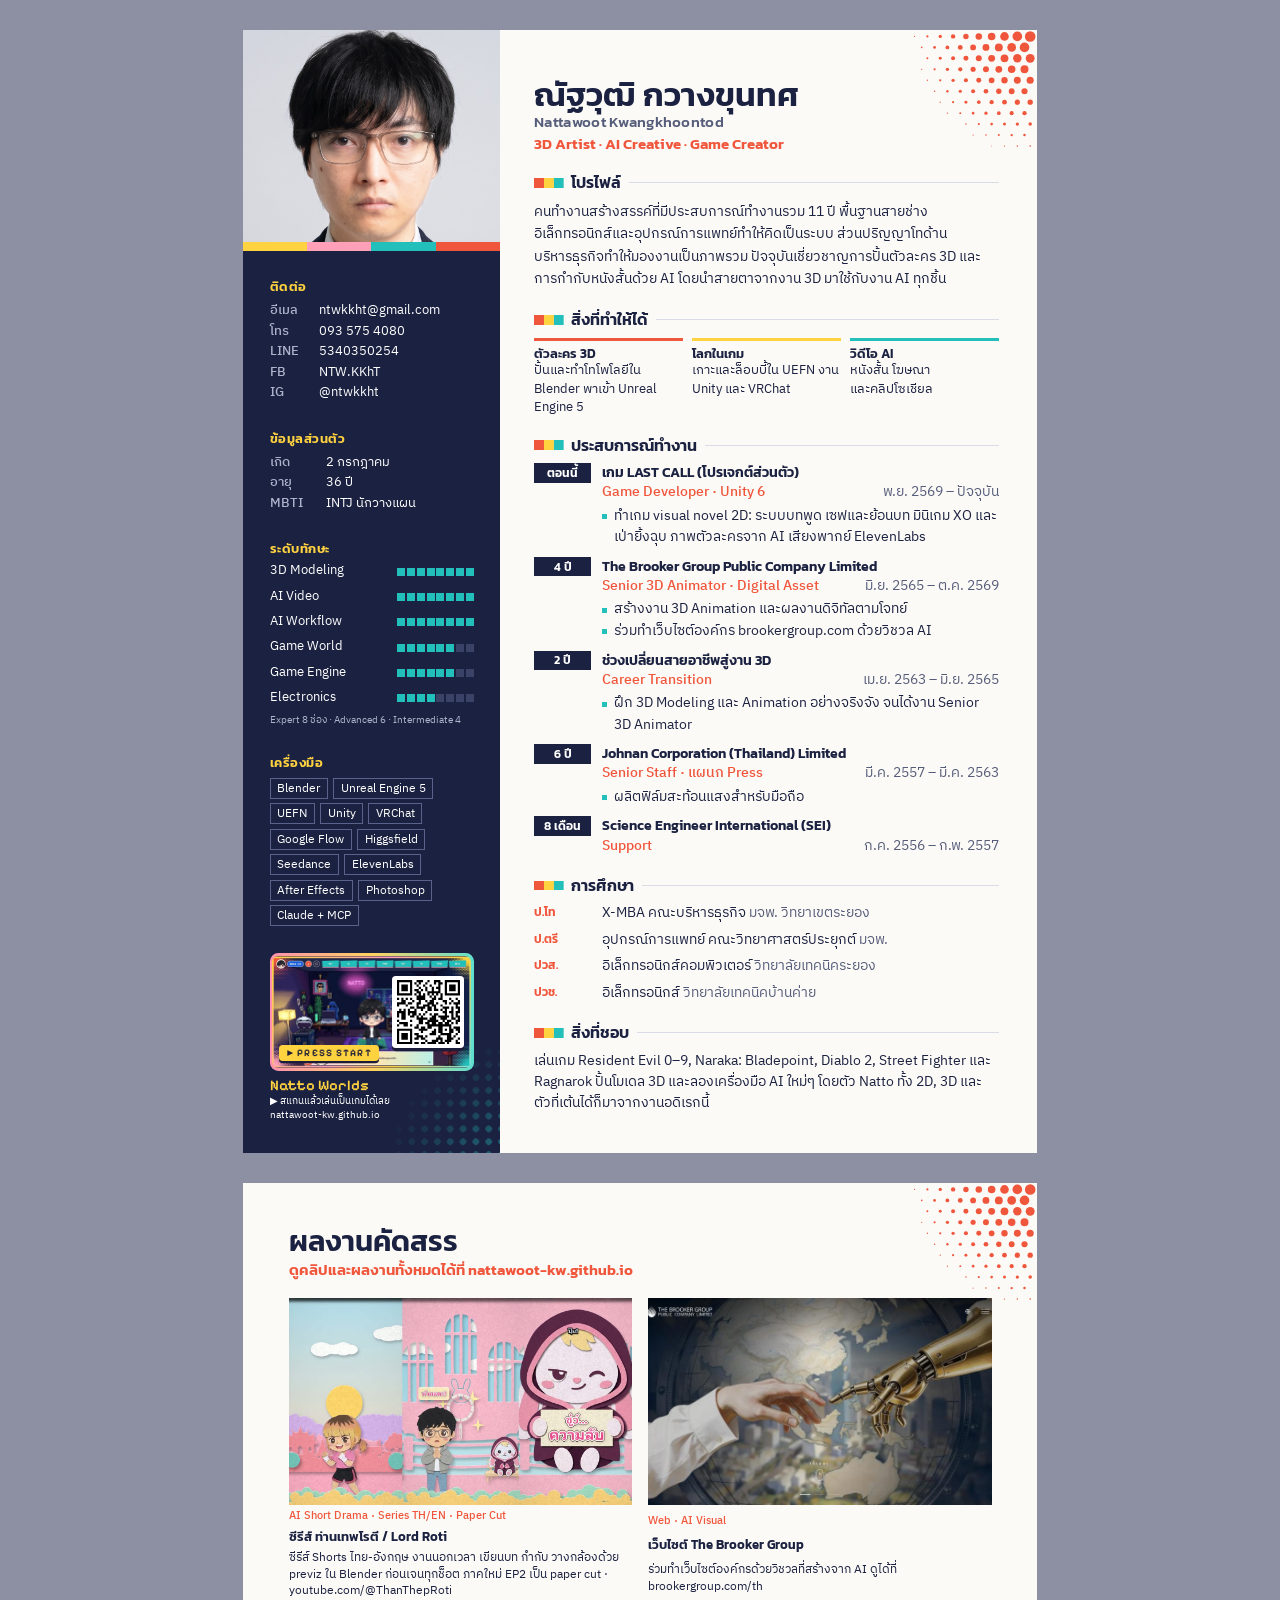
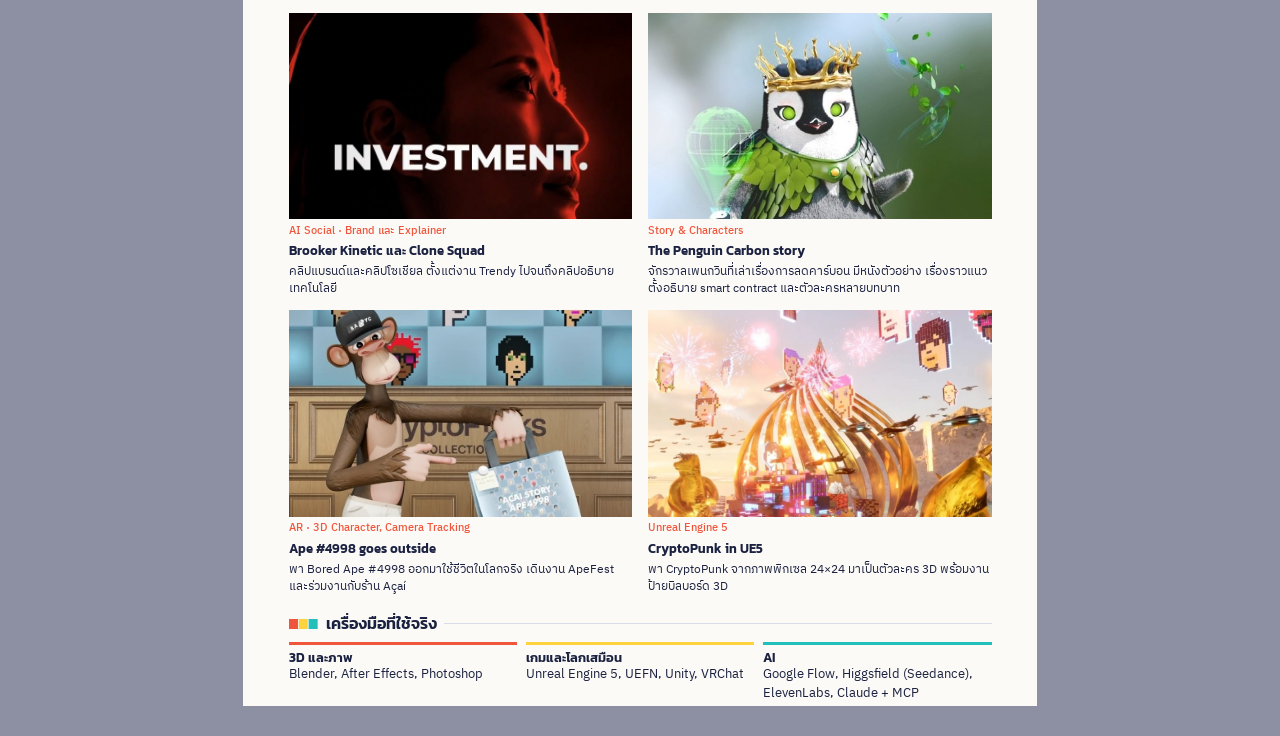
<file: cv/index.html>
<!doctype html>
<html lang="th">
<head>
<meta charset="utf-8">
<title>CV - ณัฐวุฒิ กวางขุนทศ</title>
<link rel="stylesheet" href="../resume/style.css?v=3">
</head>
<body>
<section class="page cv">
  <aside class="side">
    <figure class="photo"><img src="../resume/img/profile.jpg" alt="ณัฐวุฒิ กวางขุนทศ" style="aspect-ratio:5/4.3;object-position:50% 18%"></figure>
    <div>
      <h2>ติดต่อ</h2>
      <ul class="contact">
        <li><b>อีเมล</b><a href="mailto:ntwkkht@gmail.com">ntwkkht@gmail.com</a></li>
        <li><b>โทร</b><span>093 575 4080</span></li>
        <li><b>LINE</b><span>5340350254</span></li>
        <li><b>FB</b><a href="https://www.facebook.com/NTW.KKhT">NTW.KKhT</a></li>
        <li><b>IG</b><a href="https://www.instagram.com/ntwkkht/">@ntwkkht</a></li>
      </ul>
    </div>
    <div>
      <h2>ข้อมูลส่วนตัว</h2>
      <ul class="facts">
        <li><b>เกิด</b><span>2 กรกฎาคม</span></li>
        <li><b>อายุ</b><span>36 ปี</span></li>
        <li><b>MBTI</b><span>INTJ นักวางแผน</span></li>
      </ul>
    </div>
    <div>
      <h2>ระดับทักษะ</h2>
      <ul class="meter">
        <li>3D Modeling<span class="bar" data-v="8"></span></li>
        <li>AI Video<span class="bar" data-v="8"></span></li>
        <li>AI Workflow<span class="bar" data-v="8"></span></li>
        <li>Game World<span class="bar" data-v="6"></span></li>
        <li>Game Engine<span class="bar" data-v="6"></span></li>
        <li>Electronics<span class="bar" data-v="4"></span></li>
      </ul>
      <p class="scale">Expert 8 ช่อง · Advanced 6 · Intermediate 4</p>
    </div>
    <div>
      <h2>เครื่องมือ</h2>
      <ul class="tools"><li>Blender</li><li>Unreal Engine 5</li><li>UEFN</li><li>Unity</li><li>VRChat</li><li>Google Flow</li><li>Higgsfield</li><li>Seedance</li><li>ElevenLabs</li><li>After Effects</li><li>Photoshop</li><li>Claude + MCP</li></ul>
    </div>
    <a class="scan" href="https://nattawoot-kw.github.io/">
      <span class="screen"><img class="bg" src="../resume/img/game-room.jpg" alt="ห้องเกมพิกเซลในพอร์ตโฟลิโอ"><span class="qr"><img src="../resume/img/qr.svg" alt="QR พอร์ตโฟลิโอ"></span><i>▶ PRESS START</i></span>
      <span class="txt"><b>Natto Worlds</b>▶ สแกนแล้วเล่นเป็นเกมได้เลย<br>nattawoot-kw.github.io</span>
    </a>
  </aside>

  <main class="main">
    <i class="corner"></i>
    <header class="name">
      <h1>ณัฐวุฒิ กวางขุนทศ</h1>
      <p class="en">Nattawoot Kwangkhoontod</p>
      <p class="role">3D Artist · AI Creative · Game Creator</p>
    </header>

    <section>
      <h2>โปรไฟล์</h2>
      <p class="lead">คนทำงานสร้างสรรค์ที่มีประสบการณ์ทำงานรวม 11 ปี พื้นฐานสายช่างอิเล็กทรอนิกส์และอุปกรณ์การแพทย์ทำให้คิดเป็นระบบ ส่วนปริญญาโทด้านบริหารธุรกิจทำให้มองงานเป็นภาพรวม ปัจจุบันเชี่ยวชาญการปั้นตัวละคร 3D และการกำกับหนังสั้นด้วย AI โดยนำสายตาจากงาน 3D มาใช้กับงาน AI ทุกชิ้น</p>
    </section>

    <section>
      <h2>สิ่งที่ทำให้ได้</h2>
      <ul class="do">
        <li><b>ตัวละคร 3D</b>ปั้นและทำโทโพโลยีใน Blender พาเข้า Unreal Engine 5</li>
        <li><b>โลกในเกม</b>เกาะและล็อบบี้ใน UEFN งาน Unity และ VRChat</li>
        <li><b>วิดีโอ AI</b>หนังสั้น โฆษณา<br>และคลิปโซเชียล</li>
      </ul>
    </section>

    <section>
      <h2>ประสบการณ์ทำงาน</h2>
      <article class="job"><span class="yr">ตอนนี้</span><div>
        <h3>เกม LAST CALL (โปรเจกต์ส่วนตัว)</h3><p class="pos">Game Developer · Unity 6<span class="when">พ.ย. 2569 – ปัจจุบัน</span></p>
        <ul><li>ทำเกม visual novel 2D: ระบบบทพูด เซฟและย้อนบท มินิเกม XO และเป่ายิ้งฉุบ ภาพตัวละครจาก AI เสียงพากย์ ElevenLabs</li></ul>
      </div></article>
      <article class="job"><span class="yr">4 ปี</span><div>
        <h3>The Brooker Group Public Company Limited</h3><p class="pos">Senior 3D Animator · Digital Asset<span class="when">มิ.ย. 2565 – ต.ค. 2569</span></p>
        <ul><li>สร้างงาน 3D Animation และผลงานดิจิทัลตามโจทย์</li><li>ร่วมทำเว็บไซต์องค์กร brookergroup.com ด้วยวิชวล AI</li></ul>
      </div></article>
      <article class="job"><span class="yr">2 ปี</span><div>
        <h3>ช่วงเปลี่ยนสายอาชีพสู่งาน 3D</h3><p class="pos">Career Transition<span class="when">เม.ย. 2563 – มิ.ย. 2565</span></p>
        <ul><li>ฝึก 3D Modeling และ Animation อย่างจริงจัง จนได้งาน Senior 3D Animator</li></ul>
      </div></article>
      <article class="job"><span class="yr">6 ปี</span><div>
        <h3>Johnan Corporation (Thailand) Limited</h3><p class="pos">Senior Staff · แผนก Press<span class="when">มี.ค. 2557 – มี.ค. 2563</span></p>
        <ul><li>ผลิตฟิล์มสะท้อนแสงสำหรับมือถือ</li></ul>
      </div></article>
      <article class="job"><span class="yr">8 เดือน</span><div>
        <h3>Science Engineer International (SEI)</h3><p class="pos">Support<span class="when">ก.ค. 2556 – ก.พ. 2557</span></p>
      </div></article>
    </section>

    <section>
      <h2>การศึกษา</h2>
      <ul class="edu">
        <li><b>ป.โท</b><div>X-MBA คณะบริหารธุรกิจ <span>มจพ. วิทยาเขตระยอง</span></div></li>
        <li><b>ป.ตรี</b><div>อุปกรณ์การแพทย์ คณะวิทยาศาสตร์ประยุกต์ <span>มจพ.</span></div></li>
        <li><b>ปวส.</b><div>อิเล็กทรอนิกส์คอมพิวเตอร์ <span>วิทยาลัยเทคนิคระยอง</span></div></li>
        <li><b>ปวช.</b><div>อิเล็กทรอนิกส์ <span>วิทยาลัยเทคนิคบ้านค่าย</span></div></li>
      </ul>
    </section>

    <section>
      <h2>สิ่งที่ชอบ</h2>
      <p>เล่นเกม Resident Evil 0–9, Naraka: Bladepoint, Diablo 2, Street Fighter และ Ragnarok ปั้นโมเดล 3D และลองเครื่องมือ AI ใหม่ๆ โดยตัว Natto ทั้ง 2D, 3D และตัวที่เต้นได้ก็มาจากงานอดิเรกนี้</p>
    </section>
  </main>
</section>

<section class="page" style="grid-template-columns:1fr">
  <main class="main" style="padding:11mm 12mm 9mm">
    <i class="corner"></i>
    <header class="name">
      <h1 style="font-size:22pt">ผลงานคัดสรร</h1>
      <p class="role">ดูคลิปและผลงานทั้งหมดได้ที่ nattawoot-kw.github.io</p>
    </header>
    <div class="gallery">
      <figure><img src="../resume/img/roti-paper.jpg" alt="" style="object-position:50% 50%"><span class="k">AI Short Drama · Series TH/EN · Paper Cut</span><h3>ซีรีส์ ท่านเทพโรตี / Lord Roti</h3><p>ซีรีส์ Shorts ไทย-อังกฤษ งานนอกเวลา เขียนบท กำกับ วางกล้องด้วย previz ใน Blender ก่อนเจนทุกช็อต ภาคใหม่ EP2 เป็น paper cut · <a href="https://www.youtube.com/@ThanThepRoti">youtube.com/@ThanThepRoti</a></p></figure>
      <figure><img src="../resume/img/ai-brookerweb.jpg" alt="" style="object-position:50% 50%"><span class="k">Web · AI Visual</span><h3>เว็บไซต์ The Brooker Group</h3><p>ร่วมทำเว็บไซต์องค์กรด้วยวิชวลที่สร้างจาก AI ดูได้ที่ brookergroup.com/th</p></figure>
      <figure><img src="../resume/img/ai-kinetic.jpg" alt="" style="object-position:50% 32%"><span class="k">AI Social · Brand และ Explainer</span><h3>Brooker Kinetic และ Clone Squad</h3><p>คลิปแบรนด์และคลิปโซเชียล ตั้งแต่งาน Trendy ไปจนถึงคลิปอธิบายเทคโนโลยี</p></figure>
      <figure><img src="../resume/img/peng-crown.jpg" alt="" style="object-position:50% 34%"><span class="k">Story & Characters</span><h3>The Penguin Carbon story</h3><p>จักรวาลเพนกวินที่เล่าเรื่องการลดคาร์บอน มีหนังตัวอย่าง เรื่องราวแนวตั้งอธิบาย smart contract และตัวละครหลายบทบาท</p></figure>
      <figure><img src="../resume/img/ape-bag.jpg" alt="" style="object-position:50% 40%"><span class="k">AR · 3D Character, Camera Tracking</span><h3>Ape #4998 goes outside</h3><p>พา Bored Ape #4998 ออกมาใช้ชีวิตในโลกจริง เดินงาน ApeFest และร่วมงานกับร้าน Açaí</p></figure>
      <figure><img src="../resume/img/punk-city.jpg" alt="" style="object-position:50% 45%"><span class="k">Unreal Engine 5</span><h3>CryptoPunk in UE5</h3><p>พา CryptoPunk จากภาพพิกเซล 24×24 มาเป็นตัวละคร 3D พร้อมงานป้ายบิลบอร์ด 3D</p></figure>
    </div>
    <section>
      <h2>เครื่องมือที่ใช้จริง</h2>
      <ul class="do">
        <li><b>3D และภาพ</b>Blender, After Effects, Photoshop</li>
        <li><b>เกมและโลกเสมือน</b>Unreal Engine 5, UEFN, Unity, VRChat</li>
        <li><b>AI</b>Google Flow, Higgsfield (Seedance), ElevenLabs, Claude + MCP</li>
      </ul>
    </section>
  </main>
</section>
<script>document.querySelectorAll('.bar').forEach(b=>{b.innerHTML=Array.from({length:8},(_,i)=>`<i${i<+b.dataset.v?' class="on"':''}></i>`).join('')})</script>
<script>document.querySelectorAll('.corner').forEach(c=>{let o='';for(let y=1.7,r=0;y<38;y+=2.9,r++)for(let x=38-(r%2?3.2:1.7);x>0;x-=3.4){const k=1-Math.hypot(38-x,y)/36;if(k>.08)o+=`<circle cx="${x}" cy="${y}" r="${(1.5*k).toFixed(2)}"/>`}c.innerHTML=`<svg viewBox="0 0 38 38" fill="#f0563c">${o}</svg>`})</script>
</body>
</html>
</file>
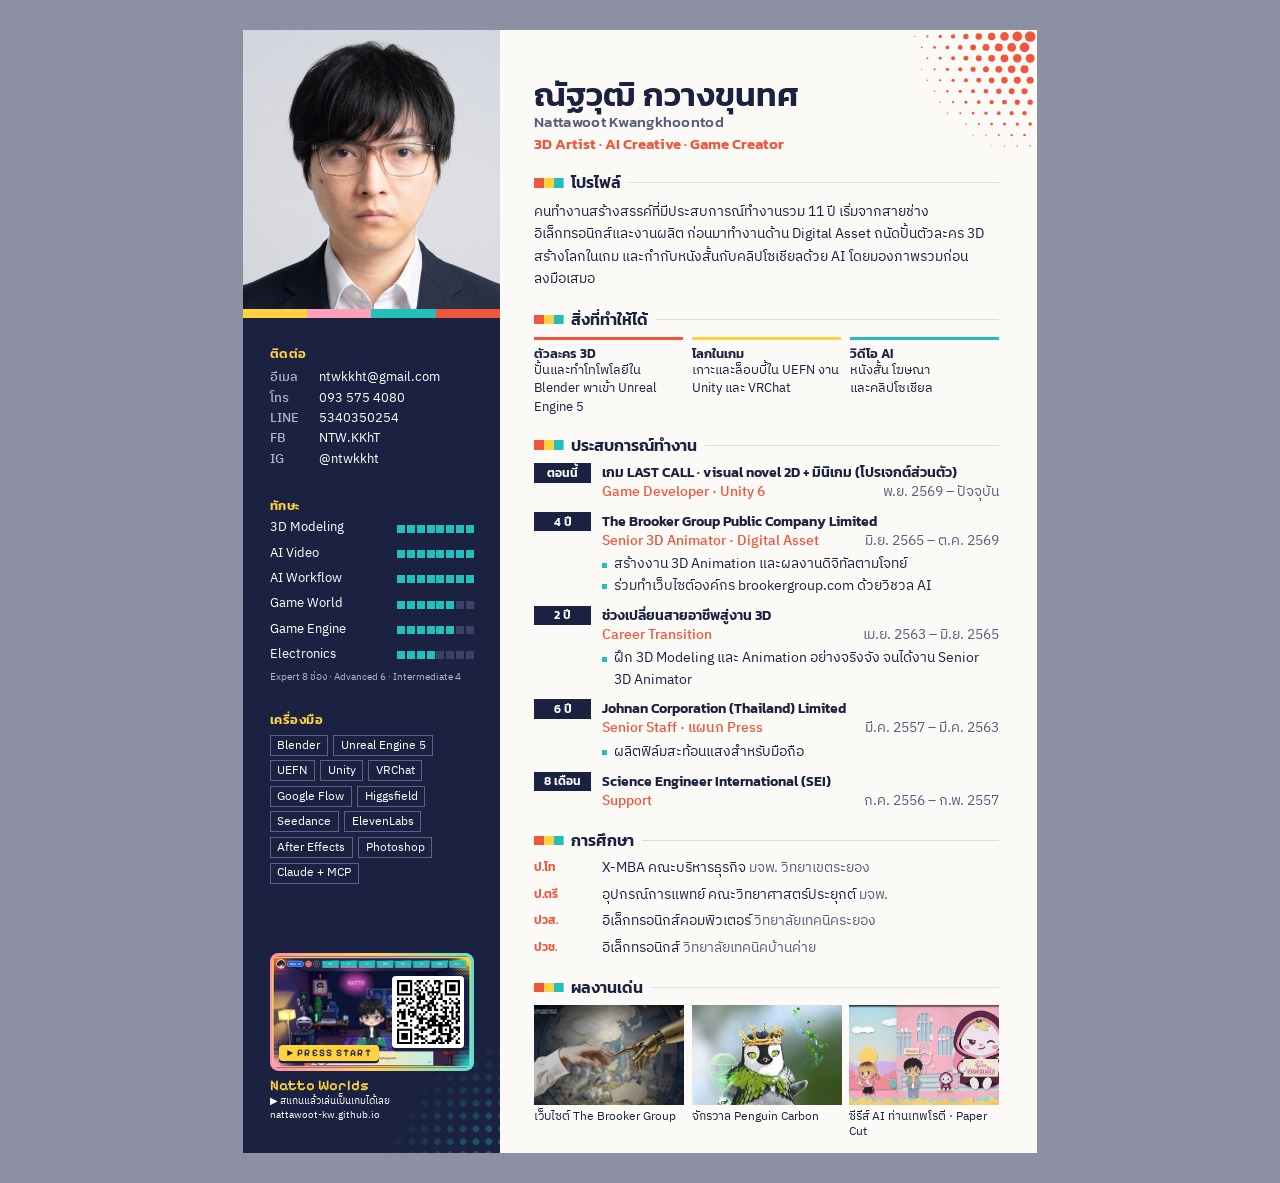
<file: resume/index.html>
<!doctype html>
<html lang="th">
<head>
<meta charset="utf-8">
<title>Resume - ณัฐวุฒิ กวางขุนทศ</title>
<link rel="stylesheet" href="style.css?v=3">
</head>
<body>
<section class="page resume">
  <aside class="side">
    <figure class="photo" style="margin-top:0;margin-bottom:0"><img src="img/profile.jpg" alt="ณัฐวุฒิ กวางขุนทศ"></figure>
    <div>
      <h2>ติดต่อ</h2>
      <ul class="contact">
        <li><b>อีเมล</b><a href="mailto:ntwkkht@gmail.com">ntwkkht@gmail.com</a></li>
        <li><b>โทร</b><span>093 575 4080</span></li>
        <li><b>LINE</b><span>5340350254</span></li>
        <li><b>FB</b><a href="https://www.facebook.com/NTW.KKhT">NTW.KKhT</a></li>
        <li><b>IG</b><a href="https://www.instagram.com/ntwkkht/">@ntwkkht</a></li>
      </ul>
    </div>
    <div>
      <h2>ทักษะ</h2>
      <ul class="meter">
        <li>3D Modeling<span class="bar" data-v="8"></span></li>
        <li>AI Video<span class="bar" data-v="8"></span></li>
        <li>AI Workflow<span class="bar" data-v="8"></span></li>
        <li>Game World<span class="bar" data-v="6"></span></li>
        <li>Game Engine<span class="bar" data-v="6"></span></li>
        <li>Electronics<span class="bar" data-v="4"></span></li>
      </ul>
      <p class="scale">Expert 8 ช่อง · Advanced 6 · Intermediate 4</p>
    </div>
    <div>
      <h2>เครื่องมือ</h2>
      <ul class="tools"><li>Blender</li><li>Unreal Engine 5</li><li>UEFN</li><li>Unity</li><li>VRChat</li><li>Google Flow</li><li>Higgsfield</li><li>Seedance</li><li>ElevenLabs</li><li>After Effects</li><li>Photoshop</li><li>Claude + MCP</li></ul>
    </div>
    <a class="scan" href="https://nattawoot-kw.github.io/">
      <span class="screen"><img class="bg" src="img/game-room.jpg" alt="ห้องเกมพิกเซลในพอร์ตโฟลิโอ"><span class="qr"><img src="img/qr.svg" alt="QR พอร์ตโฟลิโอ"></span><i>▶ PRESS START</i></span>
      <span class="txt"><b>Natto Worlds</b>▶ สแกนแล้วเล่นเป็นเกมได้เลย<br>nattawoot-kw.github.io</span>
    </a>
  </aside>

  <main class="main">
    <i class="corner"></i>
    <header class="name">
      <h1>ณัฐวุฒิ กวางขุนทศ</h1>
      <p class="en">Nattawoot Kwangkhoontod</p>
      <p class="role">3D Artist · AI Creative · Game Creator</p>
    </header>

    <section>
      <h2>โปรไฟล์</h2>
      <p class="lead">คนทำงานสร้างสรรค์ที่มีประสบการณ์ทำงานรวม 11 ปี เริ่มจากสายช่างอิเล็กทรอนิกส์และงานผลิต ก่อนมาทำงานด้าน Digital Asset ถนัดปั้นตัวละคร 3D สร้างโลกในเกม และกำกับหนังสั้นกับคลิปโซเชียลด้วย AI โดยมองภาพรวมก่อนลงมือเสมอ</p>
    </section>

    <section>
      <h2>สิ่งที่ทำให้ได้</h2>
      <ul class="do">
        <li><b>ตัวละคร 3D</b>ปั้นและทำโทโพโลยีใน Blender พาเข้า Unreal Engine 5</li>
        <li><b>โลกในเกม</b>เกาะและล็อบบี้ใน UEFN งาน Unity และ VRChat</li>
        <li><b>วิดีโอ AI</b>หนังสั้น โฆษณา<br>และคลิปโซเชียล</li>
      </ul>
    </section>

    <section>
      <h2>ประสบการณ์ทำงาน</h2>
      <article class="job"><span class="yr">ตอนนี้</span><div>
        <h3>เกม LAST CALL · visual novel 2D + มินิเกม (โปรเจกต์ส่วนตัว)</h3><p class="pos">Game Developer · Unity 6<span class="when">พ.ย. 2569 – ปัจจุบัน</span></p>
      </div></article>
      <article class="job"><span class="yr">4 ปี</span><div>
        <h3>The Brooker Group Public Company Limited</h3><p class="pos">Senior 3D Animator · Digital Asset<span class="when">มิ.ย. 2565 – ต.ค. 2569</span></p>
        <ul><li>สร้างงาน 3D Animation และผลงานดิจิทัลตามโจทย์</li><li>ร่วมทำเว็บไซต์องค์กร brookergroup.com ด้วยวิชวล AI</li></ul>
      </div></article>
      <article class="job"><span class="yr">2 ปี</span><div>
        <h3>ช่วงเปลี่ยนสายอาชีพสู่งาน 3D</h3><p class="pos">Career Transition<span class="when">เม.ย. 2563 – มิ.ย. 2565</span></p>
        <ul><li>ฝึก 3D Modeling และ Animation อย่างจริงจัง จนได้งาน Senior 3D Animator</li></ul>
      </div></article>
      <article class="job"><span class="yr">6 ปี</span><div>
        <h3>Johnan Corporation (Thailand) Limited</h3><p class="pos">Senior Staff · แผนก Press<span class="when">มี.ค. 2557 – มี.ค. 2563</span></p>
        <ul><li>ผลิตฟิล์มสะท้อนแสงสำหรับมือถือ</li></ul>
      </div></article>
      <article class="job"><span class="yr">8 เดือน</span><div>
        <h3>Science Engineer International (SEI)</h3><p class="pos">Support<span class="when">ก.ค. 2556 – ก.พ. 2557</span></p>
      </div></article>
    </section>

    <section>
      <h2>การศึกษา</h2>
      <ul class="edu">
        <li><b>ป.โท</b><div>X-MBA คณะบริหารธุรกิจ <span>มจพ. วิทยาเขตระยอง</span></div></li>
        <li><b>ป.ตรี</b><div>อุปกรณ์การแพทย์ คณะวิทยาศาสตร์ประยุกต์ <span>มจพ.</span></div></li>
        <li><b>ปวส.</b><div>อิเล็กทรอนิกส์คอมพิวเตอร์ <span>วิทยาลัยเทคนิคระยอง</span></div></li>
        <li><b>ปวช.</b><div>อิเล็กทรอนิกส์ <span>วิทยาลัยเทคนิคบ้านค่าย</span></div></li>
      </ul>
    </section>

    <section>
      <h2>ผลงานเด่น</h2>
      <div class="works">
        <figure><img src="img/ai-brookerweb.jpg" alt="" style="object-position:50% 50%"><figcaption><a href="https://www.brookergroup.com/th">เว็บไซต์ The Brooker Group</a></figcaption></figure>
        <figure><img src="img/peng-crown.jpg" alt="" style="object-position:50% 30%"><figcaption>จักรวาล Penguin Carbon</figcaption></figure>
        <figure><img src="img/roti-paper.jpg" alt="" style="object-position:50% 50%"><figcaption><a href="https://www.youtube.com/@ThanThepRoti">ซีรีส์ AI ท่านเทพโรตี · Paper Cut</a></figcaption></figure>
      </div>
    </section>
  </main>
</section>
<script>document.querySelectorAll('.bar').forEach(b=>{b.innerHTML=Array.from({length:8},(_,i)=>`<i${i<+b.dataset.v?' class="on"':''}></i>`).join('')})</script>
<script>document.querySelectorAll('.corner').forEach(c=>{let o='';for(let y=1.7,r=0;y<38;y+=2.9,r++)for(let x=38-(r%2?3.2:1.7);x>0;x-=3.4){const k=1-Math.hypot(38-x,y)/36;if(k>.08)o+=`<circle cx="${x}" cy="${y}" r="${(1.5*k).toFixed(2)}"/>`}c.innerHTML=`<svg viewBox="0 0 38 38" fill="#f0563c">${o}</svg>`})</script>
</body>
</html>
</file>
<file: resume/style.css>
@import url("https://fonts.googleapis.com/css2?family=IBM+Plex+Sans+Thai:wght@400;500;600&family=Kanit:wght@500;600&family=Pixelify+Sans:wght@600&display=swap");
:root{
  --ink:#1b2140; --soft:#565d7a; --line:#d9dbe6; --paper:#fbfaf6;
  --coral:#f0563c; --sun:#ffd23f; --mint:#22bfbb; --pink:#ff9fb8;
}
@page{size:A4; margin:0}
*{box-sizing:border-box}
html,body{margin:0; background:#8d90a3}
body{font:400 10.4pt/1.55 "IBM Plex Sans Thai",sans-serif; color:var(--ink); -webkit-print-color-adjust:exact; print-color-adjust:exact}
h1,h2,h3,p,ul,ol{margin:0; padding:0}
ul,ol{list-style:none}
a{color:inherit; text-decoration:none}
.page{position:relative; width:210mm; height:297mm; margin:0 auto; overflow:hidden; background:var(--paper); display:grid; break-after:page}
.page:last-child{break-after:auto}
@media screen{.page{margin:8mm auto}}

/* dark column: the room at night */
.side{position:relative; background:var(--ink); color:#fff; display:flex; flex-direction:column; gap:7mm; padding:0 7mm 8mm; overflow:hidden}
.side::after{content:""; position:absolute; right:-10mm; bottom:-10mm; width:52mm; height:52mm; background:radial-gradient(circle,var(--mint) 34%,#0000 37%) 0 0/3.4mm 3.4mm; -webkit-mask:radial-gradient(circle at 100% 100%,#000 8%,#0000 58%); mask:radial-gradient(circle at 100% 100%,#000 8%,#0000 58%); opacity:.55}
.side>*{position:relative; z-index:1}
.photo{margin:0 -7mm; position:relative}
.photo img{display:block; width:100%; aspect-ratio:5/5.6; object-fit:cover; object-position:50% 10%}
.photo::after{content:""; position:absolute; left:0; right:0; bottom:0; height:2.4mm; background:linear-gradient(90deg,var(--sun) 0 25%,var(--pink) 0 50%,var(--mint) 0 75%,var(--coral) 0)}
.side h2{font:600 10pt/1.2 Kanit,sans-serif; color:var(--sun); letter-spacing:.04em; margin-bottom:2mm}
.contact li{display:grid; grid-template-columns:13mm 1fr; font-size:9.6pt; line-height:1.6}
.contact b{font-weight:500; color:#aeb3cc}
.contact span,.contact a{overflow-wrap:anywhere}

/* skills as pixel meters, eight blocks */
.meter{display:grid; gap:2.3mm}
.meter li{display:grid; grid-template-columns:1fr auto; align-items:center; font-size:9.6pt; line-height:1.3}
.bar{display:flex; gap:.5mm}
.bar i{width:2.1mm; height:2.1mm; background:#3a4268}
.bar i.on{background:var(--mint)}
.scale{font-size:7.4pt; color:#aeb3cc; margin-top:1.6mm}
.tools{display:flex; flex-wrap:wrap; gap:1.2mm}
.tools li{font-size:8.8pt; line-height:1.3; padding:.5mm 1.8mm; border:.3mm solid #5a628c}

.scan{display:grid; grid-template-columns:19mm 1fr; gap:3mm; align-items:center; margin-top:auto}
.scan .qr{background:#fff; padding:1.2mm}
.scan .qr img{display:block; width:100%}
.scan b{display:block; font:600 11pt/1.15 "Pixelify Sans",Kanit,sans-serif; color:var(--sun)}
.scan span{font-size:7.6pt; line-height:1.4; display:block; white-space:nowrap}

/* main column */
.main{position:relative; padding:12mm 10mm 10mm 9mm; display:flex; flex-direction:column; justify-content:space-between; gap:5mm; overflow:hidden}
.corner{position:absolute; right:0; top:0; width:38mm; height:38mm}
.corner svg{display:block; width:100%; height:100%}

.name h1{font:600 25pt/1.12 Kanit,sans-serif}
.name .role{font:600 11.5pt/1.3 Kanit,sans-serif; color:var(--coral); margin-top:.6mm}
.main h2{display:flex; align-items:center; gap:2mm; font:600 12pt/1.2 Kanit,sans-serif; margin-bottom:2.2mm}
.main h2::before{content:""; flex:none; width:2.6mm; height:2.6mm; background:var(--coral); box-shadow:2.6mm 0 0 var(--sun),5.2mm 0 0 var(--mint); margin-right:5.2mm}
.main h2::after{content:""; flex:1; height:.3mm; background:var(--line)}
.lead{font-size:10.6pt; line-height:1.6}

.job{display:grid; grid-template-columns:15mm 1fr; gap:0 3mm; padding-bottom:2.2mm}
.job:last-child{padding-bottom:0}
.job .yr{font:600 9pt/1.5 Kanit,sans-serif; color:#fff; background:var(--ink); text-align:center; height:fit-content; padding:.2mm 0}
.job h3{font:600 10.6pt/1.35 Kanit,sans-serif}
.job .pos{display:flex; justify-content:space-between; gap:3mm; color:var(--coral); font-weight:500}
.job .when{flex:none; color:var(--soft); font-weight:400}
.name .en{font:500 11pt/1.3 Kanit,sans-serif; color:var(--soft); letter-spacing:.02em}
.job ul{margin-top:.5mm}
.job li{padding-left:3.2mm; position:relative}
.job li::before{content:""; position:absolute; left:0; top:.62em; width:1.3mm; height:1.3mm; background:var(--mint)}

.edu{display:grid; gap:1.3mm}
.edu li{display:grid; grid-template-columns:15mm 1fr; gap:3mm}
.edu b{font:600 9pt/1.6 Kanit,sans-serif; color:var(--coral)}
.edu span{color:var(--soft)}

.works{display:grid; grid-template-columns:repeat(3,1fr); gap:2mm}
.works img{display:block; width:100%; aspect-ratio:3/2; object-fit:cover}
.works figure{margin:0}
.works figcaption{font-size:8.8pt; line-height:1.3; margin-top:1mm}

.do{display:grid; grid-template-columns:repeat(3,1fr); gap:2.5mm}
.do li{border-top:.8mm solid var(--ink); padding-top:1.2mm; font-size:9.4pt; line-height:1.45}
.do b{display:block; font:600 10pt/1.3 Kanit,sans-serif}
.do li:nth-child(1){border-color:var(--coral)}
.do li:nth-child(2){border-color:var(--sun)}
.do li:nth-child(3){border-color:var(--mint)}

.hero{position:absolute; width:17mm; right:9mm; bottom:6mm; image-rendering:pixelated}
.foot{ font-size:7.8pt; color:var(--soft)}

/* resume */
.resume{grid-template-columns:68mm 1fr}
/* cv */
.cv{grid-template-columns:68mm 1fr}
.pair{display:grid; grid-template-columns:1fr 1fr; gap:6mm}
.gallery{display:grid; grid-template-columns:1fr 1fr; gap:3.4mm 4mm}
.gallery figure{margin:0; display:grid; gap:1.2mm}
.gallery img{display:block; width:100%; aspect-ratio:16/9.6; object-fit:cover}
.gallery h3{font:600 10pt/1.3 Kanit,sans-serif}
.gallery .k{font-weight:500; color:var(--coral); font-size:8.2pt; line-height:1.3}
.gallery p{font-size:8.8pt; line-height:1.42}
.facts{display:grid; gap:.8mm; font-size:9.6pt}
.facts li{display:grid; grid-template-columns:15mm 1fr; line-height:1.4}
.facts b{font-weight:500; color:#aeb3cc}
.quote{font:600 12.5pt/1.3 Kanit,sans-serif}
.side.tall{padding-top:9mm}

/* QR card: the whole game room is the background, QR sits on top */
.scan{display:block; margin-top:auto; color:inherit; text-decoration:none}
.scan .screen{position:relative; display:block; padding:.7mm; border-radius:2.2mm; background:linear-gradient(90deg,#ff8fb1,#ffd25e,#5fe0d0)}
.scan .screen .bg{display:block; width:100%; aspect-ratio:16/9; object-fit:cover; border-radius:1.6mm}
.scan .screen .qr{position:absolute; right:2.5mm; top:50%; translate:0 -50%; width:19mm; padding:1.1mm; background:#fff; border-radius:1mm; box-shadow:0 .8mm 0 #1b1d3a}
.scan .screen i{position:absolute; left:2.6mm; bottom:2.4mm; font:600 7.5pt/1 "Pixelify Sans",Kanit,sans-serif; font-style:normal; letter-spacing:.3mm; color:#1b1d3a; background:var(--sun); padding:.9mm 2mm; border-radius:1mm; box-shadow:0 .6mm 0 #1b1d3a; white-space:nowrap}
.scan .txt{display:block; margin-top:2mm; font-size:7.4pt; line-height:1.4; white-space:normal}
</file>
